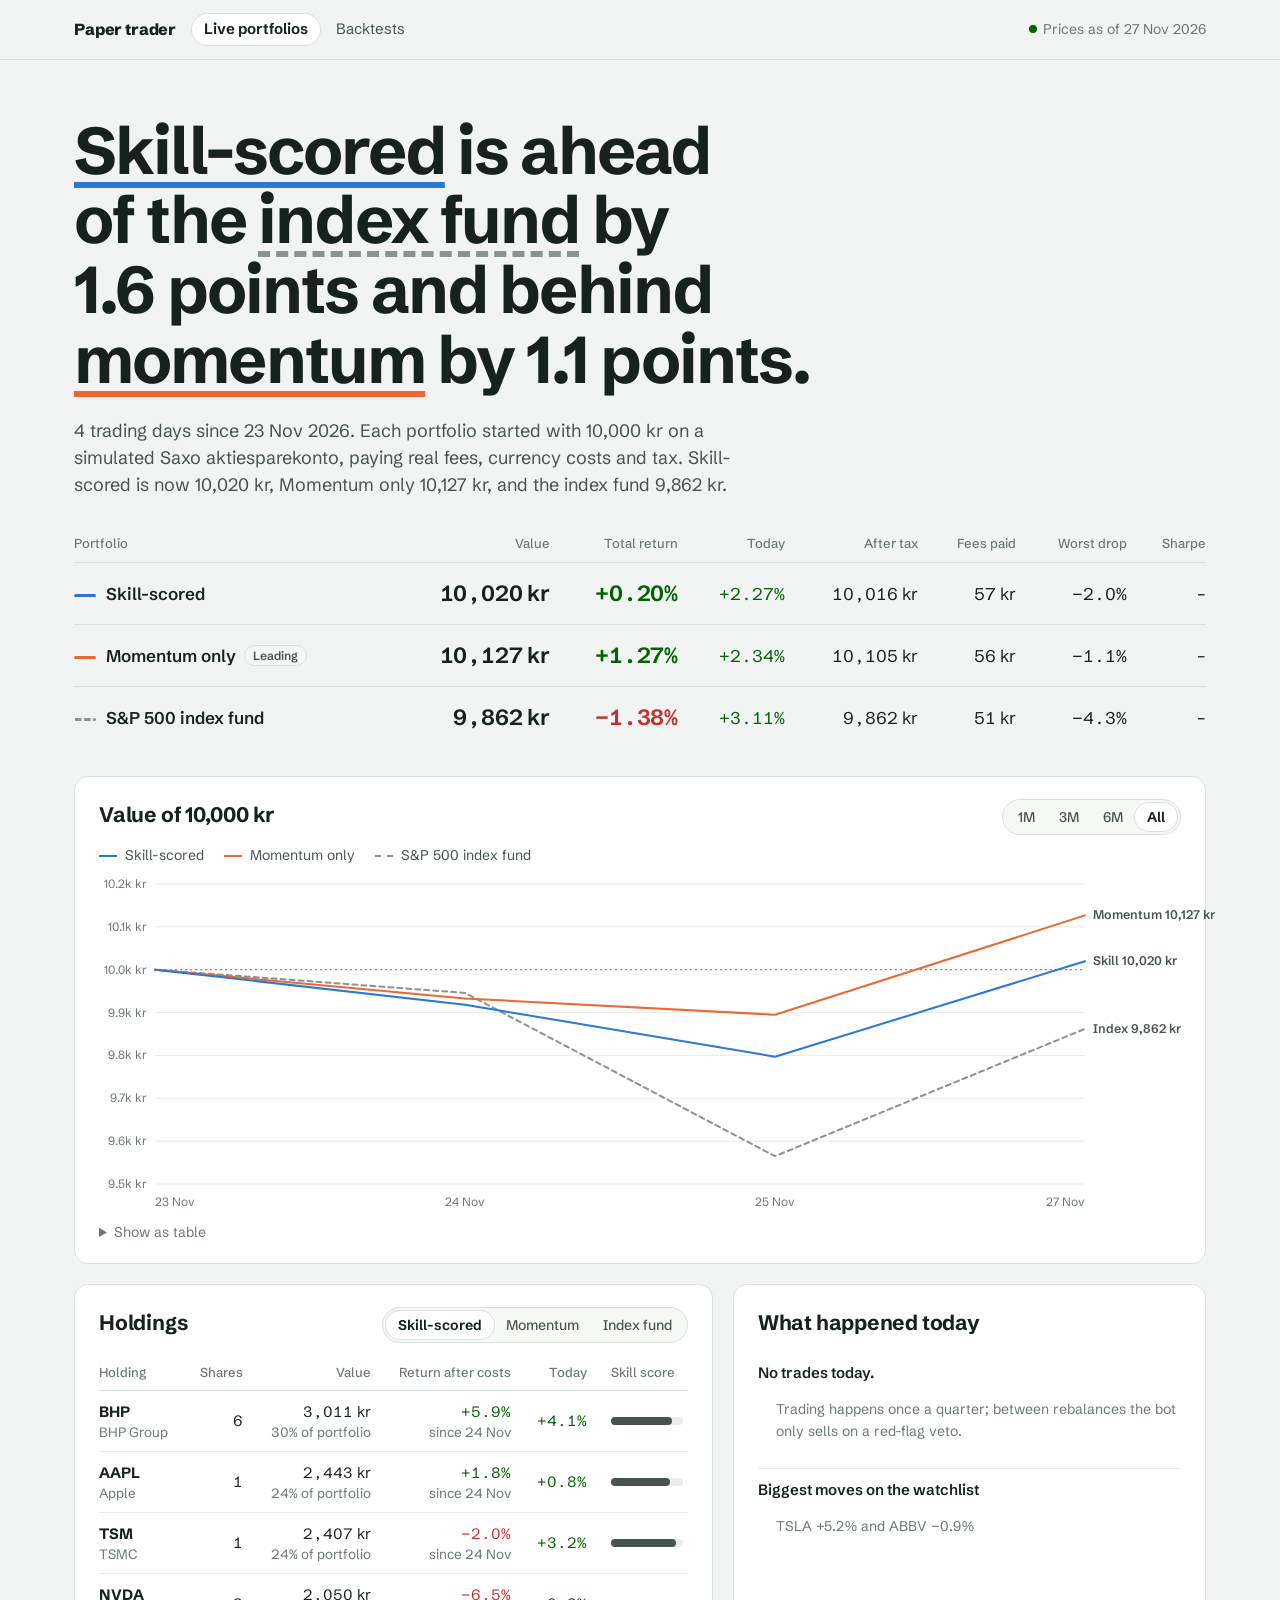
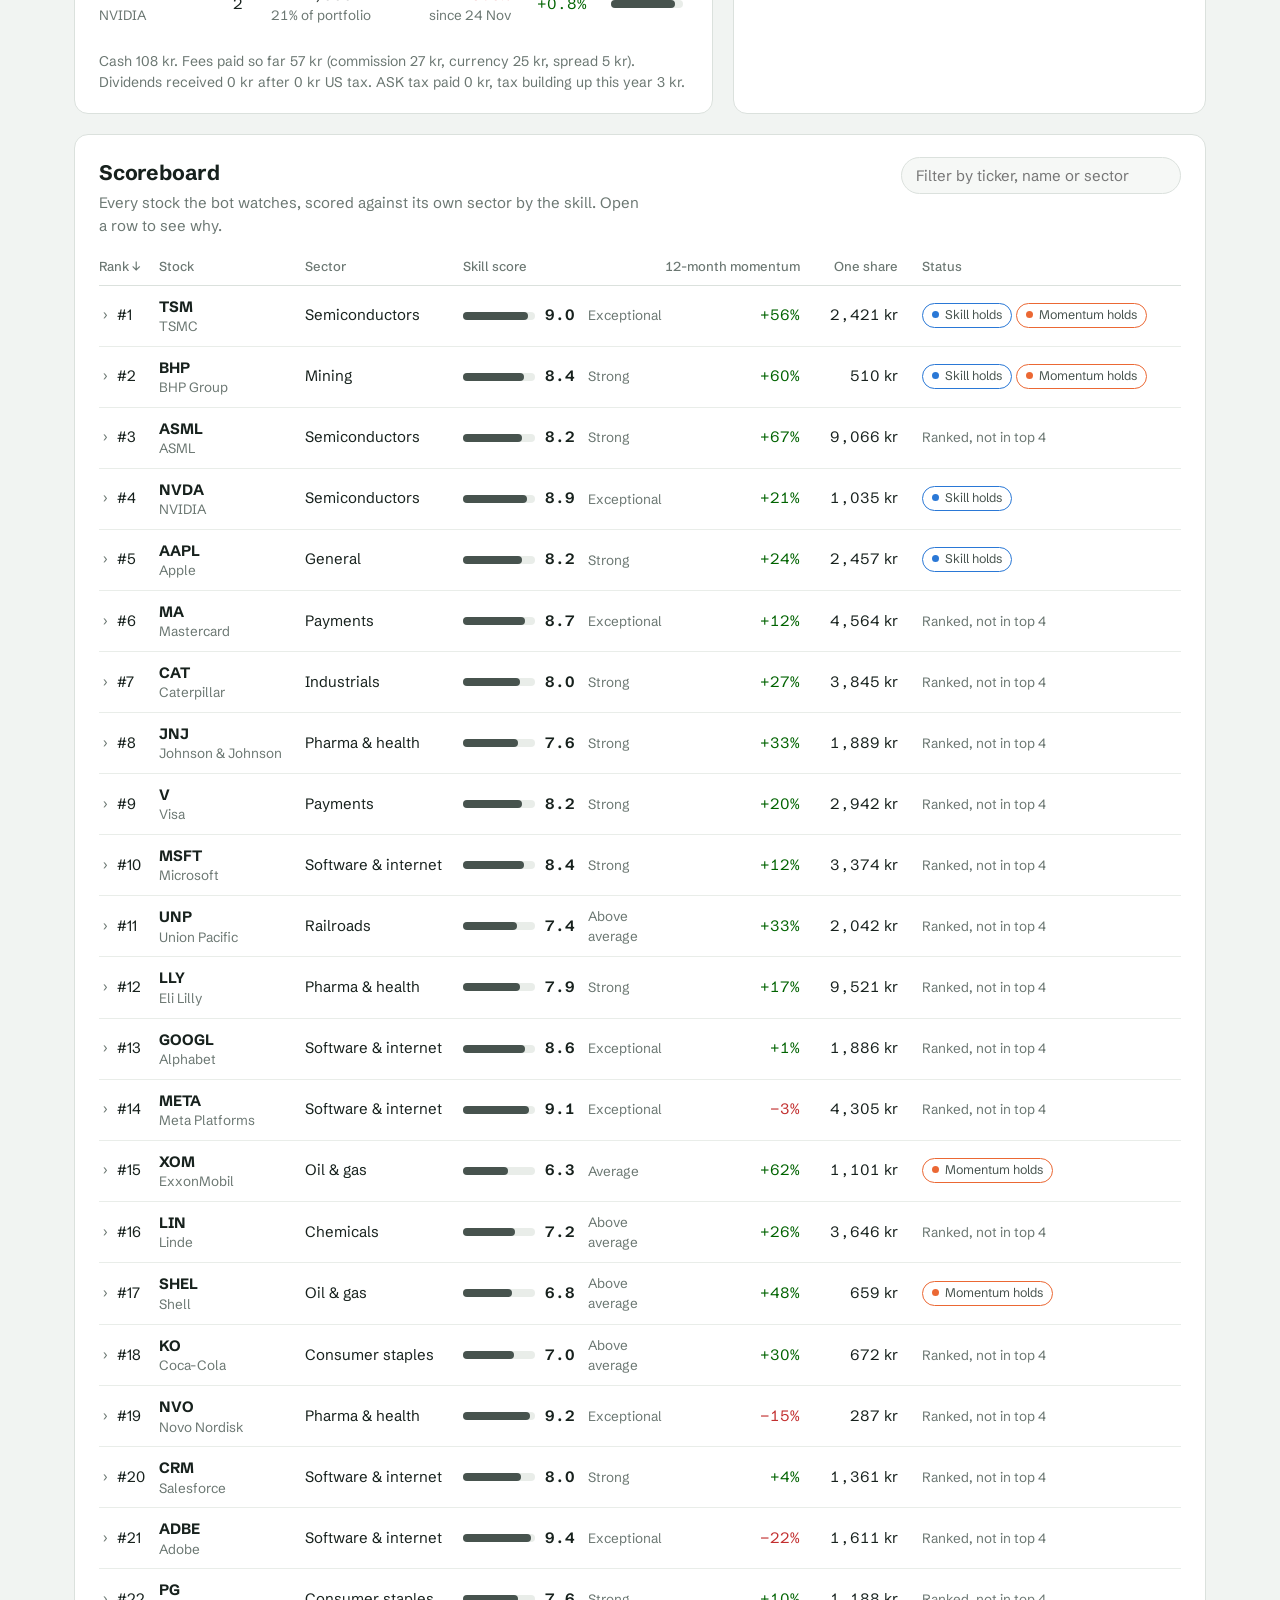
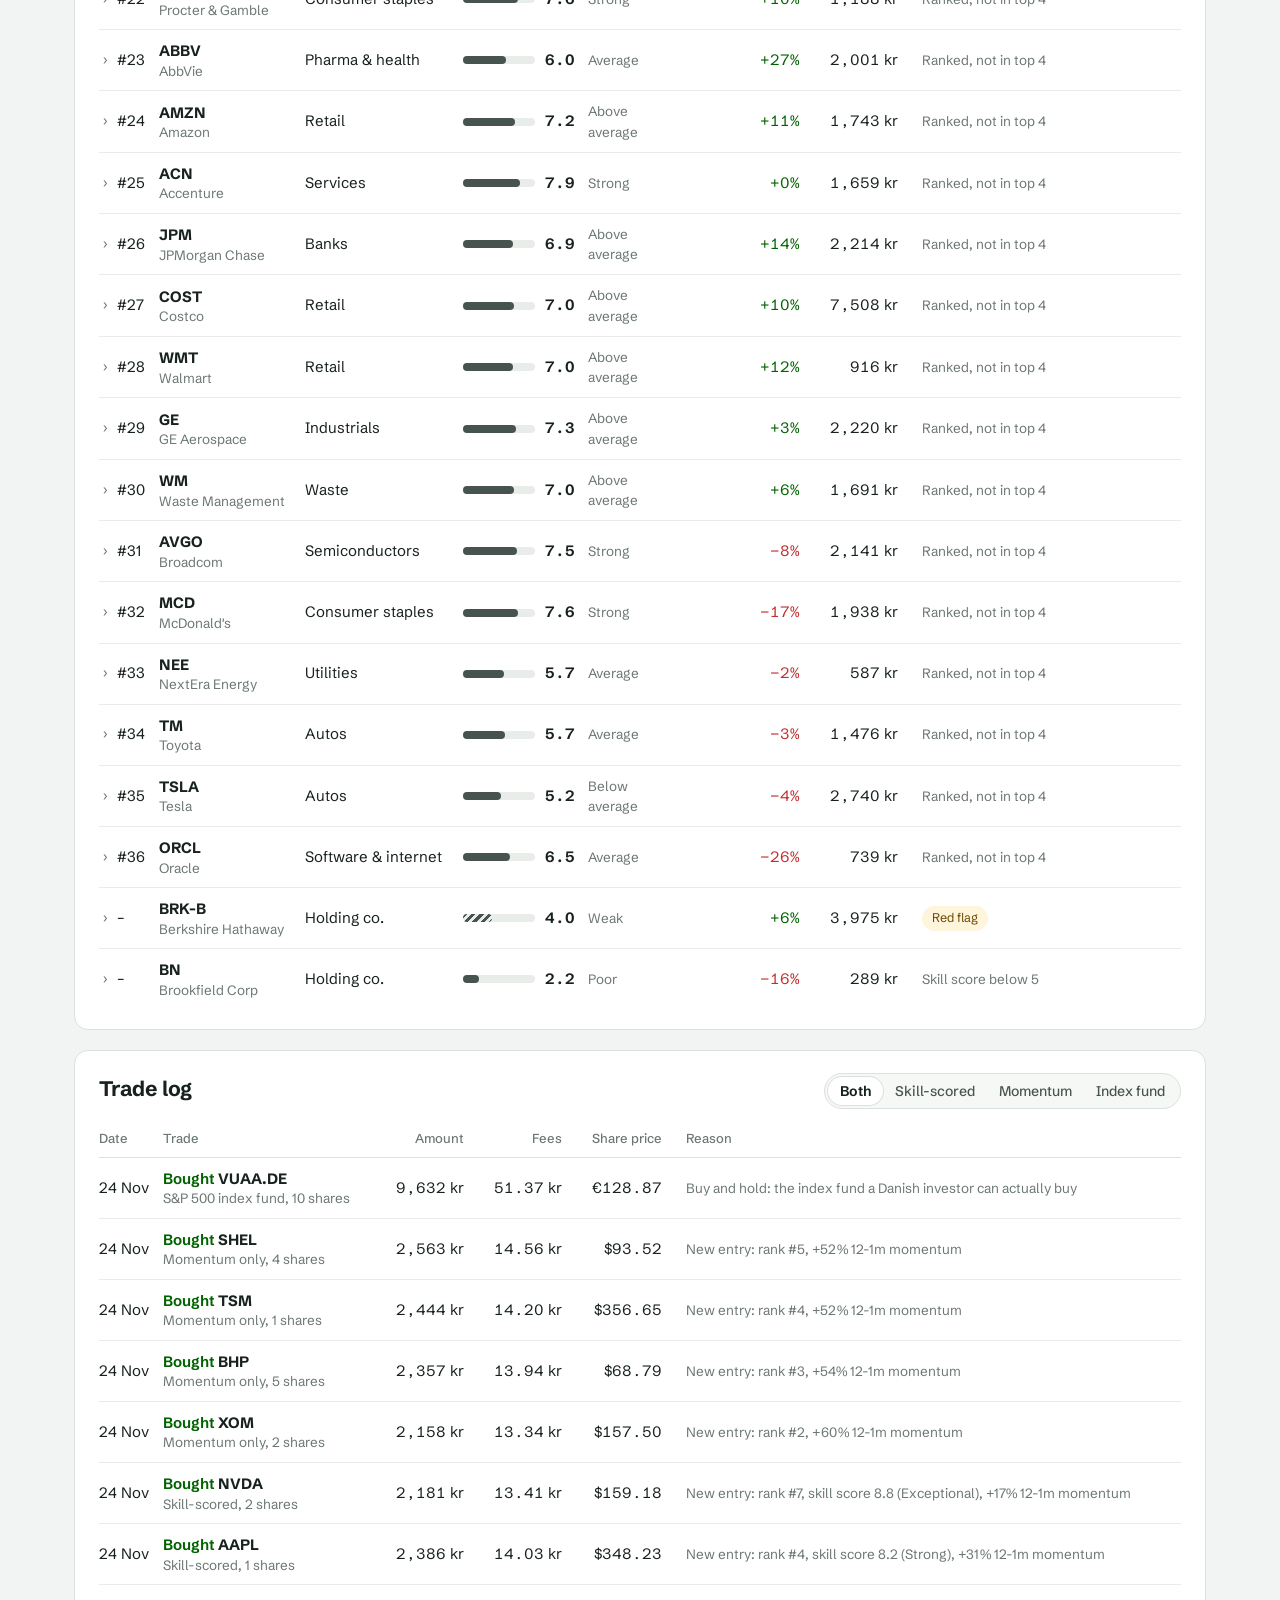
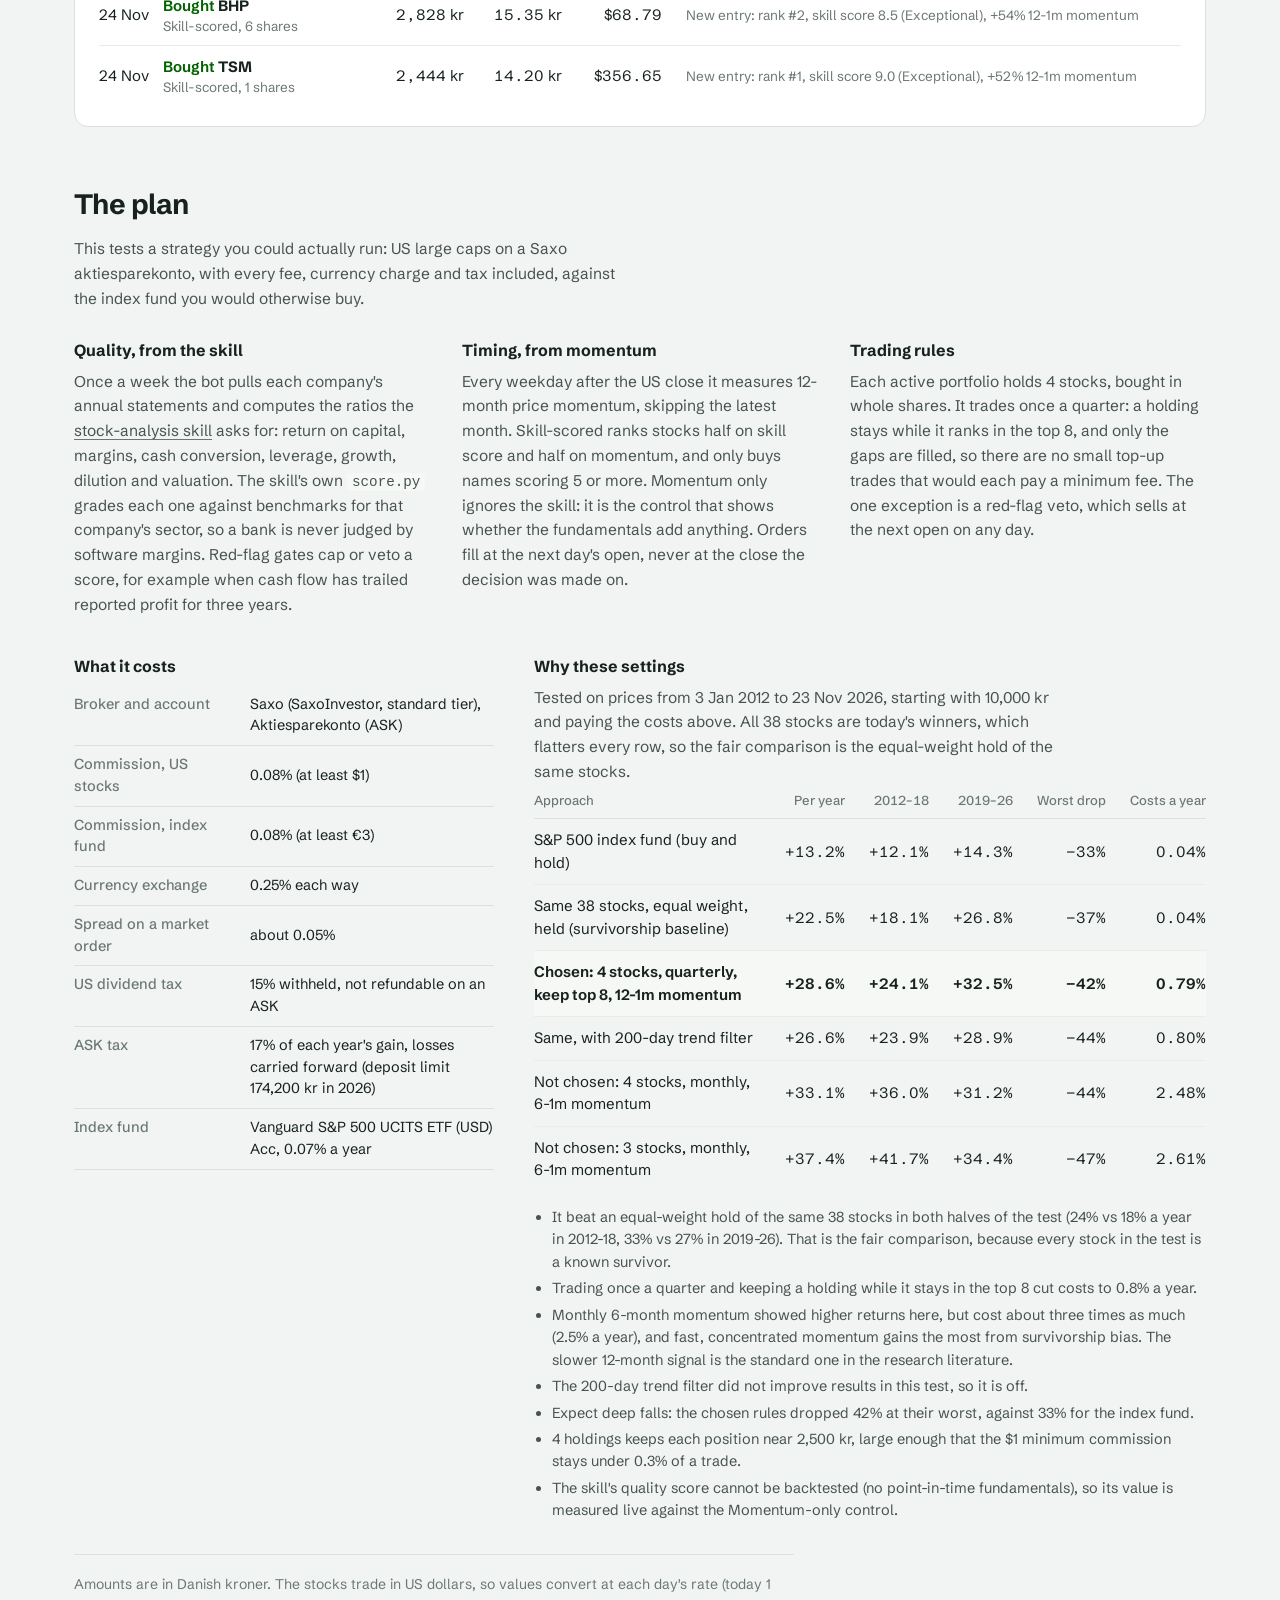
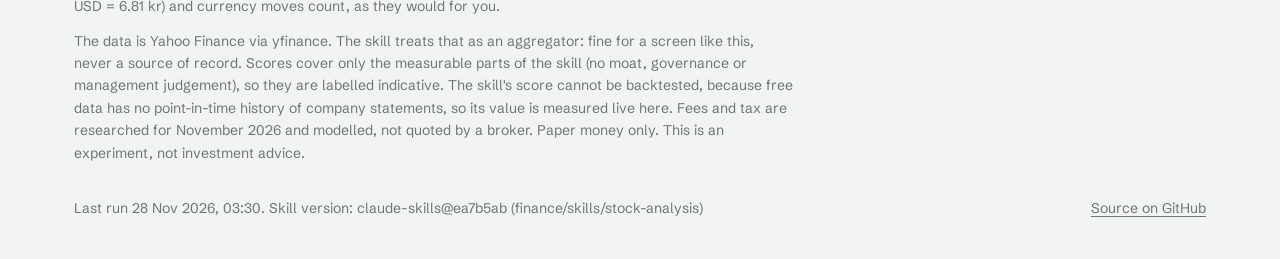
<file: index.html>
<!DOCTYPE html>
<html lang="en">
<head>
<meta charset="utf-8">
<title>Paper trader</title>
<meta http-equiv="refresh" content="0; url=docs/">
<link rel="canonical" href="docs/">
<script>location.replace("docs/" + location.search + location.hash);</script>
</head>
<body>
<p>The dashboard is at <a href="docs/">docs/</a>.</p>
</body>
</html>
</file>
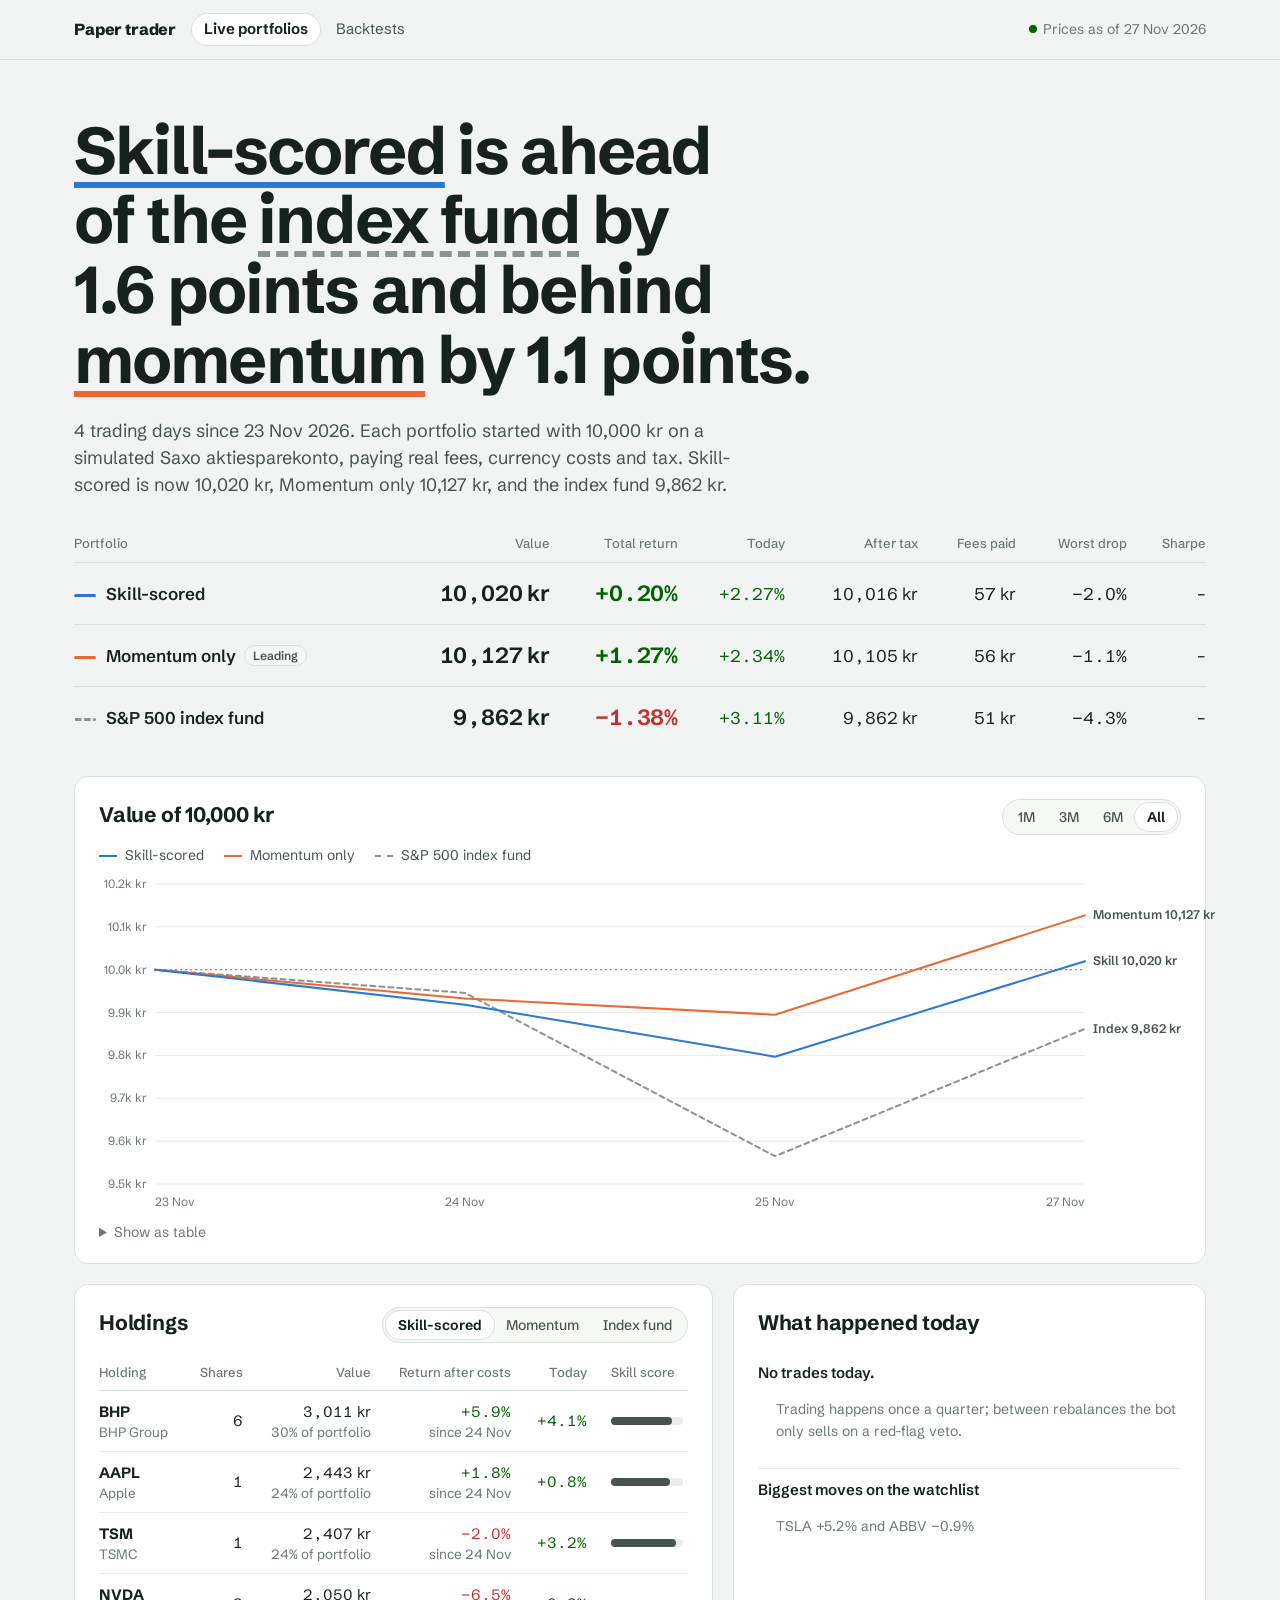
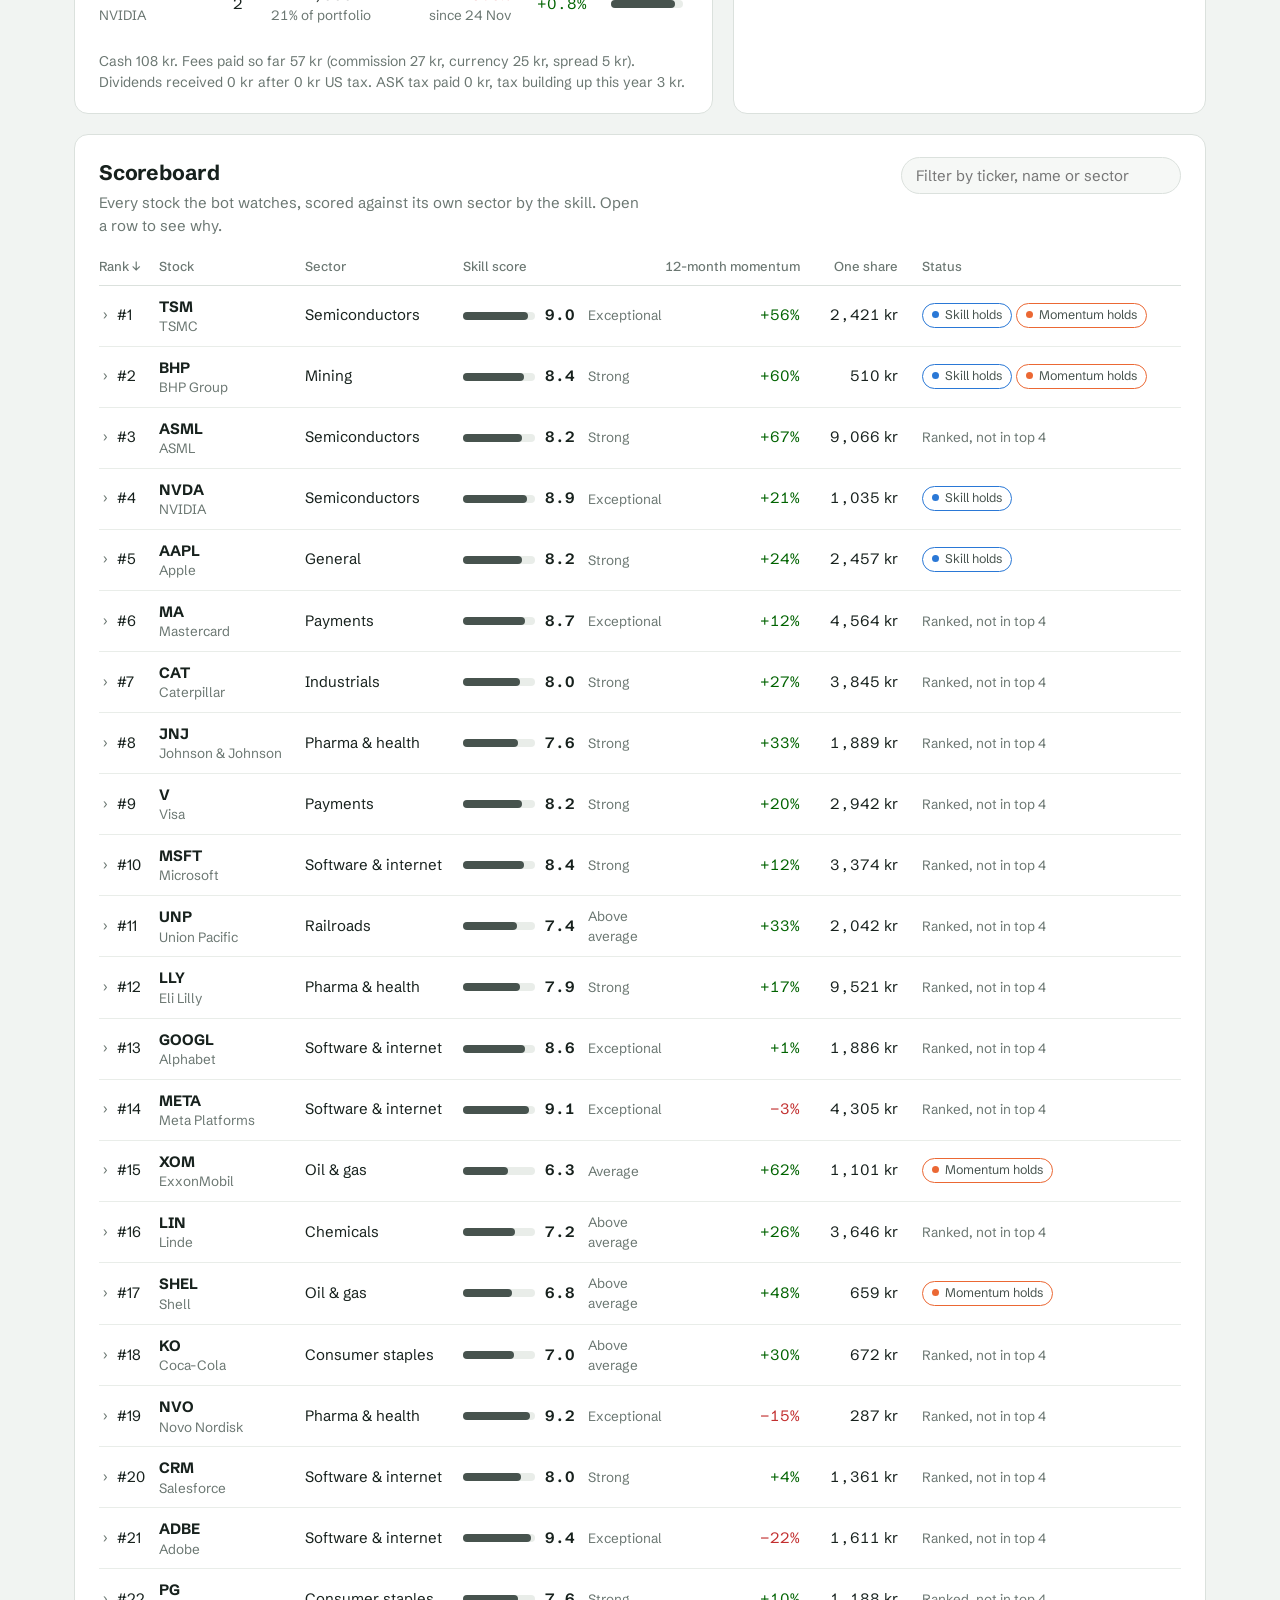
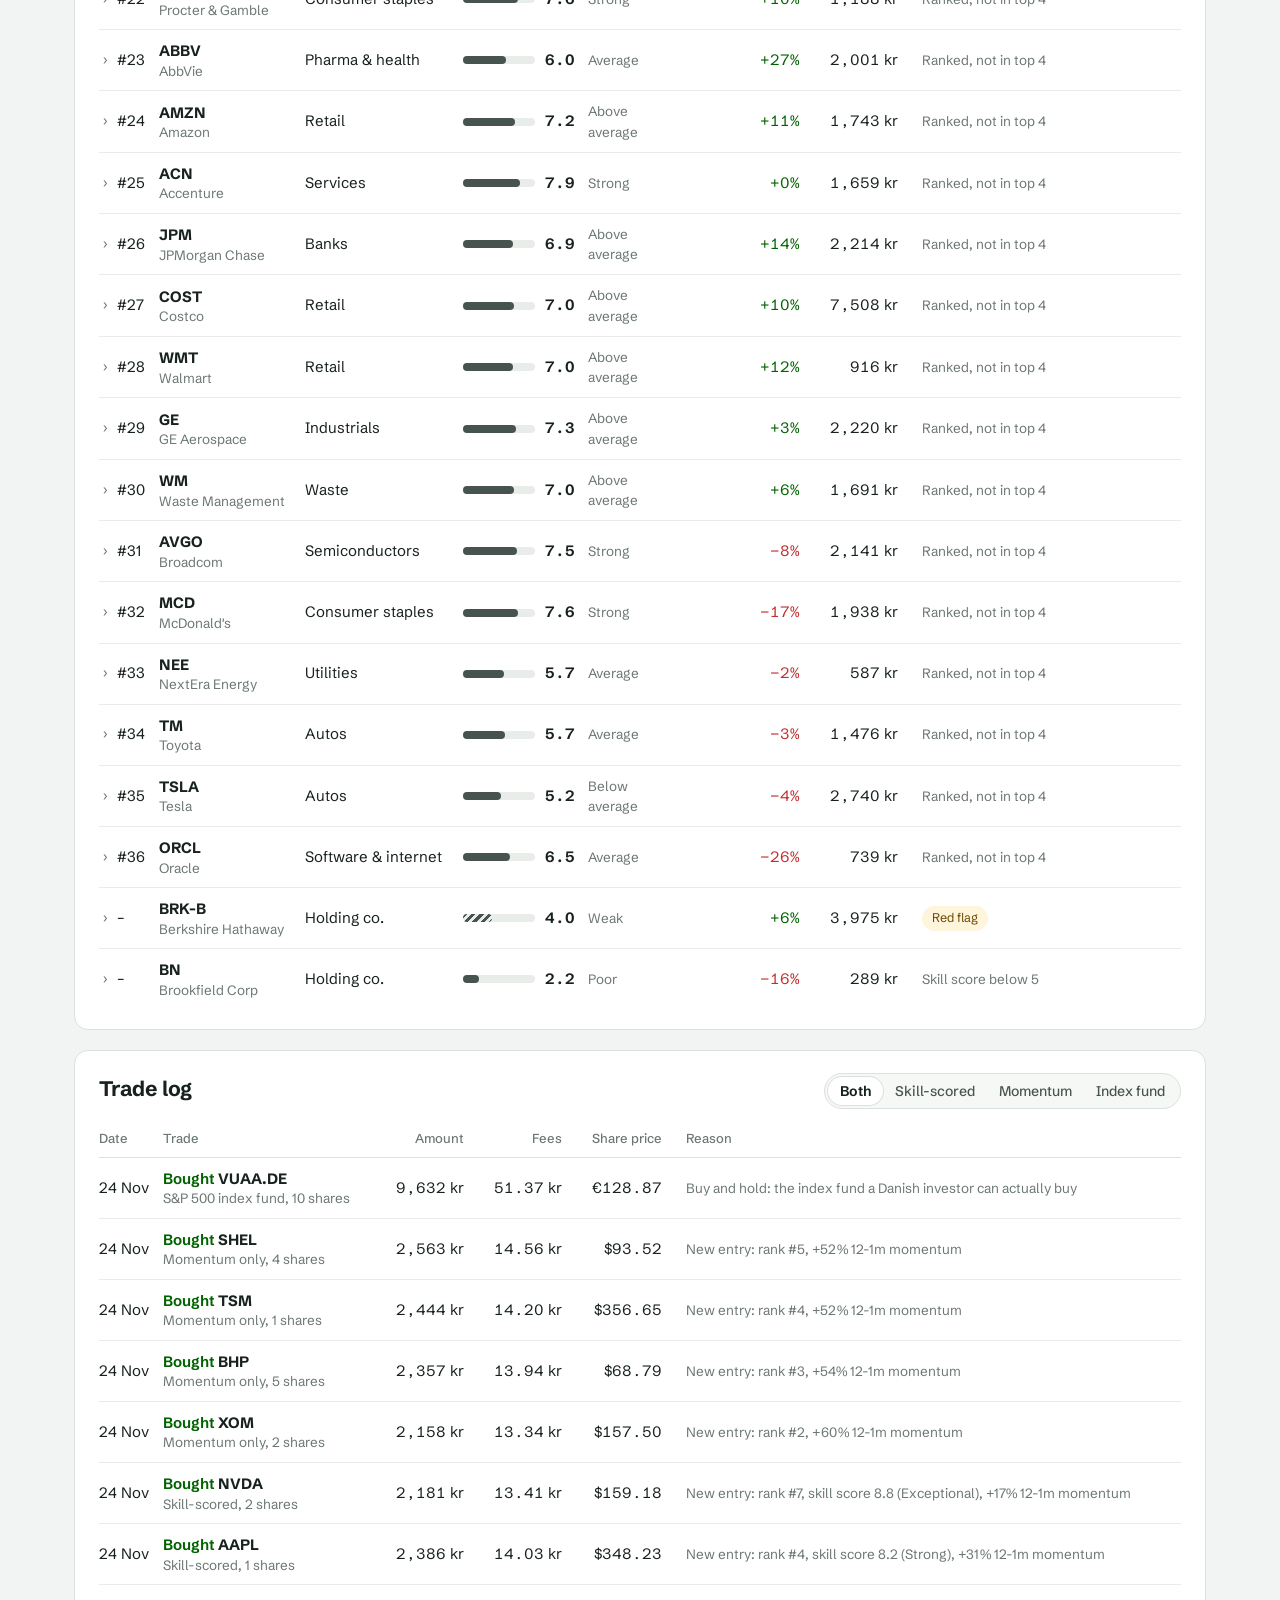
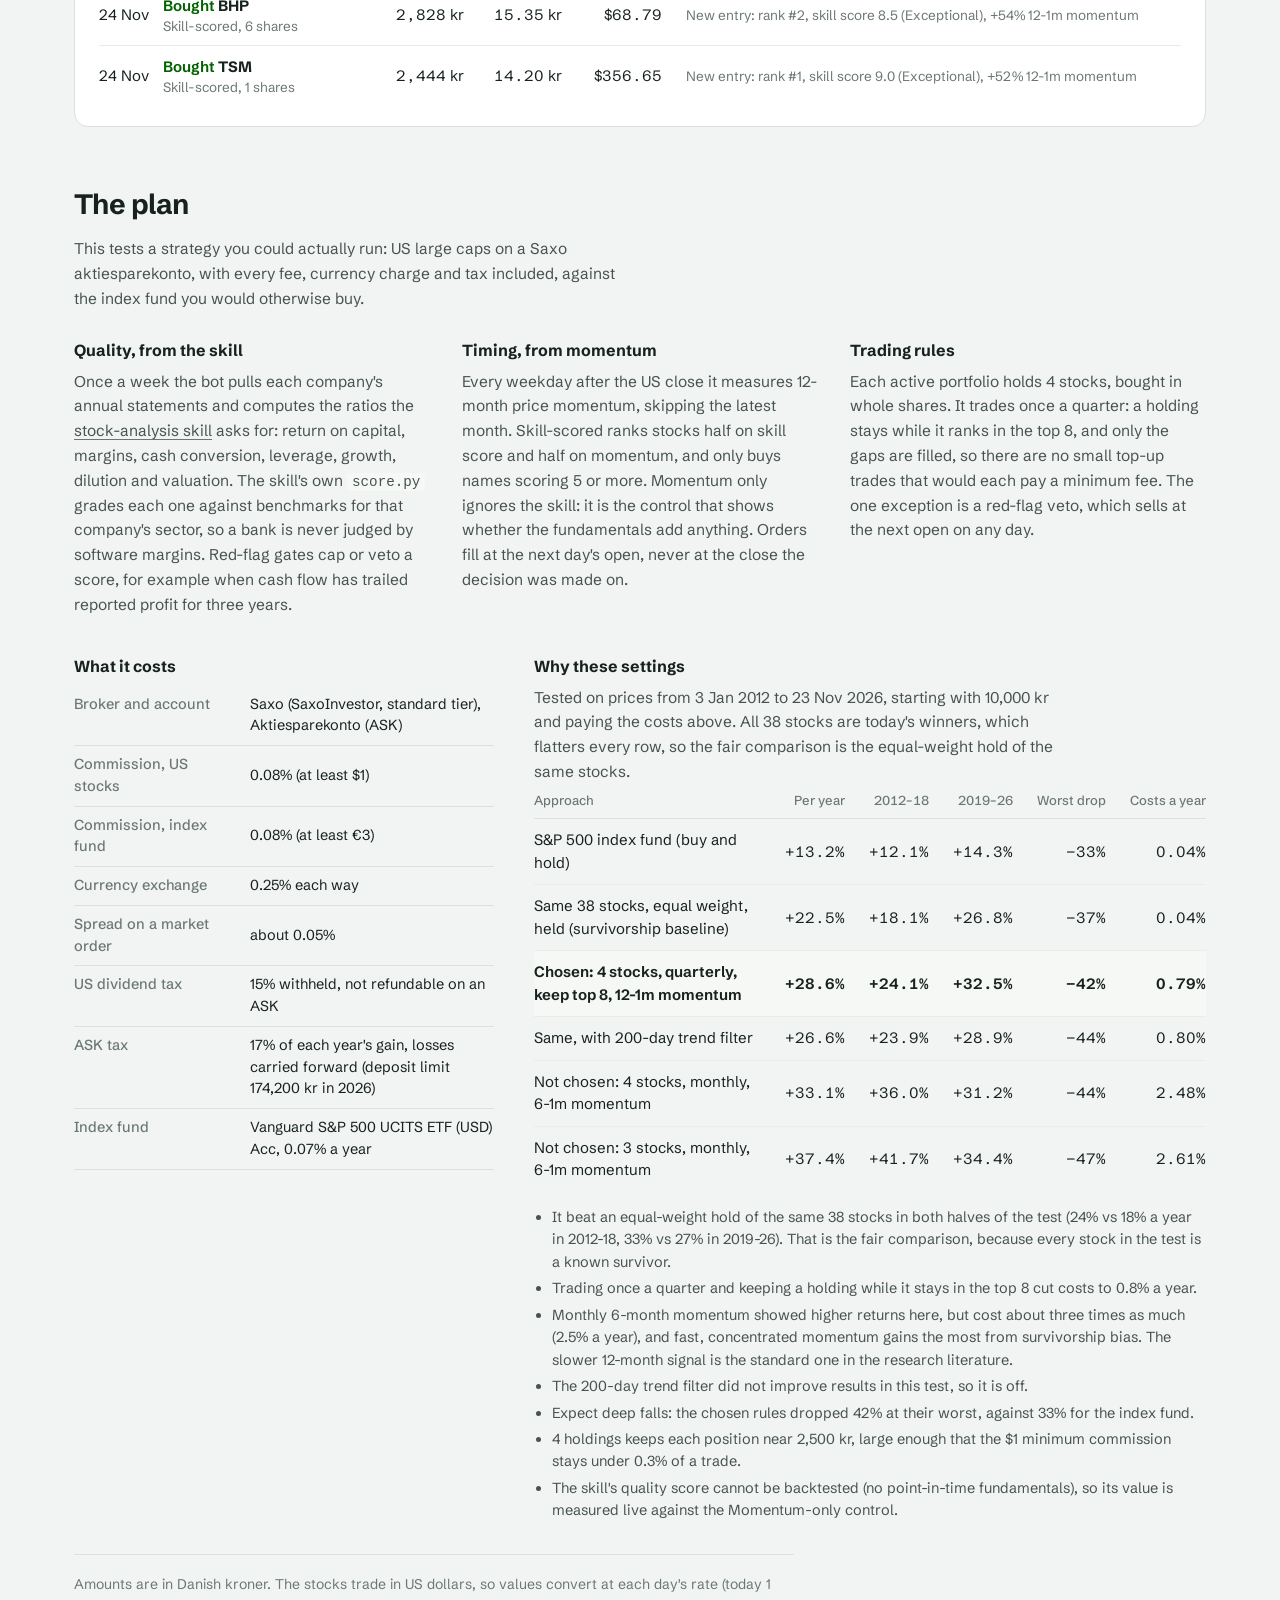
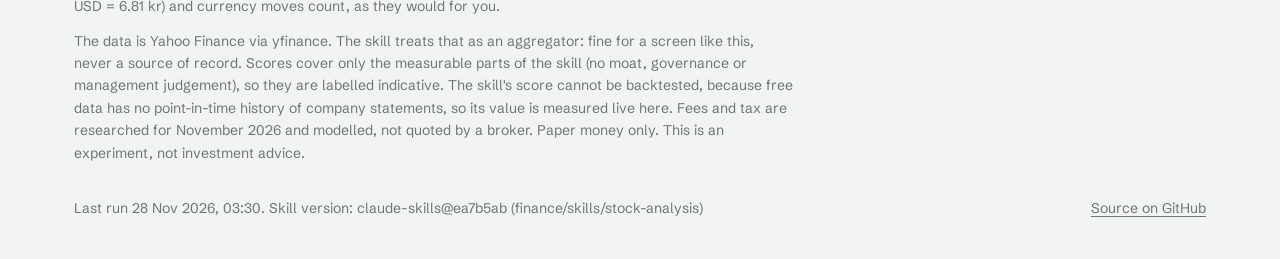
<file: docs/index.html>
<!DOCTYPE html>
<html lang="en">
<head>
<meta charset="utf-8">
<meta name="viewport" content="width=device-width, initial-scale=1">
<title>Paper trader: skill-scored vs momentum vs S&amp;P 500</title>
<meta name="description" content="A daily paper-trading experiment: does the stock-analysis skill's fundamental scoring beat plain momentum and the S&P 500?">
<link rel="preconnect" href="https://fonts.googleapis.com">
<link rel="preconnect" href="https://fonts.gstatic.com" crossorigin>
<link href="https://fonts.googleapis.com/css2?family=Schibsted+Grotesk:ital,wght@0,400..900;1,400..700&display=swap" rel="stylesheet">
<link rel="stylesheet" href="style.css?v=3">
<link rel="icon" href="data:image/svg+xml,%3Csvg xmlns='http://www.w3.org/2000/svg' viewBox='0 0 32 32'%3E%3Crect width='32' height='32' rx='7' fill='%2317211d'/%3E%3Cpath d='M6 22l6-7 5 4 9-11' stroke='%233987e5' stroke-width='3.2' fill='none' stroke-linecap='round' stroke-linejoin='round'/%3E%3C/svg%3E">
</head>
<body>
<a class="skip" href="#main">Skip to content</a>

<header class="topbar">
  <div class="wrap topbar-inner">
    <span class="wordmark">Paper trader</span>
    <nav class="tabs" aria-label="Pages">
      <a href="./" aria-current="page">Live portfolios</a>
      <a href="research.html">Backtests</a>
    </nav>
    <span class="stamp" id="stamp">Loading…</span>
  </div>
</header>

<main id="main" class="wrap">
  <div id="banner" class="banner" hidden></div>

  <section class="hero" aria-labelledby="verdict">
    <h1 id="verdict" class="verdict">Waiting for the first trading day.</h1>
    <p class="lede" id="lede">Three portfolios start with 10,000 kr each on a simulated Saxo aktiesparekonto. One picks stocks with the stock-analysis skill's fundamental scores plus momentum, one uses momentum alone, and one just holds an S&amp;P 500 index fund.</p>
  </section>

  <section aria-label="Portfolio comparison" class="race">
    <table class="race-table" id="race">
      <thead>
        <tr>
          <th scope="col">Portfolio</th>
          <th scope="col" class="num">Value</th>
          <th scope="col" class="num">Total return</th>
          <th scope="col" class="num">Today</th>
          <th scope="col" class="num hide-sm" title="Value minus the 17% ASK tax building up on this year's gain">After tax</th>
          <th scope="col" class="num hide-sm">Fees paid</th>
          <th scope="col" class="num hide-sm">Worst drop</th>
          <th scope="col" class="num hide-sm" title="Return per unit of risk, annualised. Needs 20+ days.">Sharpe</th>
        </tr>
      </thead>
      <tbody></tbody>
    </table>
  </section>

  <section class="panel chart-panel" aria-labelledby="chart-title">
    <div class="panel-head">
      <h2 id="chart-title">Value over time</h2>
      <div class="seg" role="group" aria-label="Time range" id="ranges">
        <button type="button" data-range="21">1M</button>
        <button type="button" data-range="63">3M</button>
        <button type="button" data-range="126">6M</button>
        <button type="button" data-range="0" aria-pressed="true">All</button>
      </div>
    </div>
    <div class="legend" id="legend"></div>
    <div class="chart" id="chart" role="img" aria-label="Portfolio value over time"></div>
    <div class="tooltip" id="tip" role="status" aria-live="polite" hidden></div>
    <details class="table-view">
      <summary>Show as table</summary>
      <div class="scroll"><table id="equity-table"></table></div>
    </details>
  </section>

  <div class="split">
    <section class="panel" aria-labelledby="hold-title">
      <div class="panel-head">
        <h2 id="hold-title">Holdings</h2>
        <div class="seg" role="group" aria-label="Portfolio" id="hold-tabs">
          <button type="button" data-sid="skill" aria-pressed="true">Skill-scored</button>
          <button type="button" data-sid="momentum">Momentum</button>
          <button type="button" data-sid="index">Index fund</button>
        </div>
      </div>
      <div class="scroll"><table class="grid" id="holdings"></table></div>
      <div id="pending" class="pending"></div>
      <p class="foot" id="cash-line"></p>
    </section>

    <section class="panel" aria-labelledby="today-title">
      <div class="panel-head"><h2 id="today-title">What happened today</h2></div>
      <ul class="events" id="today"></ul>
    </section>
  </div>

  <section class="panel" aria-labelledby="board-title">
    <div class="panel-head">
      <div>
        <h2 id="board-title">Scoreboard</h2>
        <p class="sub">Every stock the bot watches, scored against its own sector by the skill. Open a row to see why.</p>
      </div>
      <label class="search"><span class="vh">Filter stocks</span>
        <input type="search" id="filter" placeholder="Filter by ticker, name or sector">
      </label>
    </div>
    <div class="scroll"><table class="grid board" id="board"></table></div>
  </section>

  <section class="panel" aria-labelledby="log-title">
    <div class="panel-head">
      <h2 id="log-title">Trade log</h2>
      <div class="seg" role="group" aria-label="Show trades for" id="log-tabs">
        <button type="button" data-sid="all" aria-pressed="true">Both</button>
        <button type="button" data-sid="Skill-scored">Skill-scored</button>
        <button type="button" data-sid="Momentum only">Momentum</button>
        <button type="button" data-sid="S&amp;P 500 index fund">Index fund</button>
      </div>
    </div>
    <div class="scroll"><table class="grid" id="log"></table></div>
    <button type="button" class="more" id="log-more" hidden>Show more trades</button>
  </section>

  <section class="method" aria-labelledby="how-title">
    <h2 id="how-title">The plan</h2>
    <p class="plan-lede">This tests a strategy you could actually run: US large caps on a Saxo aktiesparekonto, with every fee, currency charge and tax included, against the index fund you would otherwise buy.</p>
    <div class="method-cols">
      <div>
        <h3>Quality, from the skill</h3>
        <p>Once a week the bot pulls each company's annual statements and computes the ratios the <a id="skill-link" href="https://github.com/alirezarezvani/claude-skills/tree/main/finance/skills/stock-analysis">stock-analysis skill</a> asks for: return on capital, margins, cash conversion, leverage, growth, dilution and valuation. The skill's own <code>score.py</code> grades each one against benchmarks for that company's sector, so a bank is never judged by software margins. Red-flag gates cap or veto a score, for example when cash flow has trailed reported profit for three years.</p>
      </div>
      <div>
        <h3>Timing, from momentum</h3>
        <p>Every weekday after the US close it measures 12-month price momentum, skipping the latest month. Skill-scored ranks stocks half on skill score and half on momentum, and only buys names scoring 5 or more. Momentum only ignores the skill: it is the control that shows whether the fundamentals add anything. Orders fill at the next day's open, never at the close the decision was made on.</p>
      </div>
      <div>
        <h3>Trading rules</h3>
        <p id="rules"></p>
      </div>
    </div>

    <div class="plan-grid">
      <div>
        <h3>What it costs</h3>
        <table class="kv" id="cost-table"></table>
      </div>
      <div id="research" hidden>
        <h3>Why these settings</h3>
        <p class="sub" id="research-intro"></p>
        <div class="scroll"><table class="grid research" id="research-table"></table></div>
        <ul class="why" id="research-why"></ul>
      </div>
    </div>

    <p class="caveat" id="fx-note" hidden></p>
    <p class="caveat">The data is Yahoo Finance via yfinance. The skill treats that as an aggregator: fine for a screen like this, never a source of record. Scores cover only the measurable parts of the skill (no moat, governance or management judgement), so they are labelled indicative. The skill's score cannot be backtested, because free data has no point-in-time history of company statements, so its value is measured live here. Fees and tax are researched for November 2026 and modelled, not quoted by a broker. Paper money only. This is an experiment, not investment advice.</p>
  </section>
</main>

<footer class="wrap footer">
  <span id="gen"></span>
  <a href="https://github.com/gustavwrisberg/stock-trader">Source on GitHub</a>
</footer>

<script src="app.js?v=3"></script>
</body>
</html>
</file>
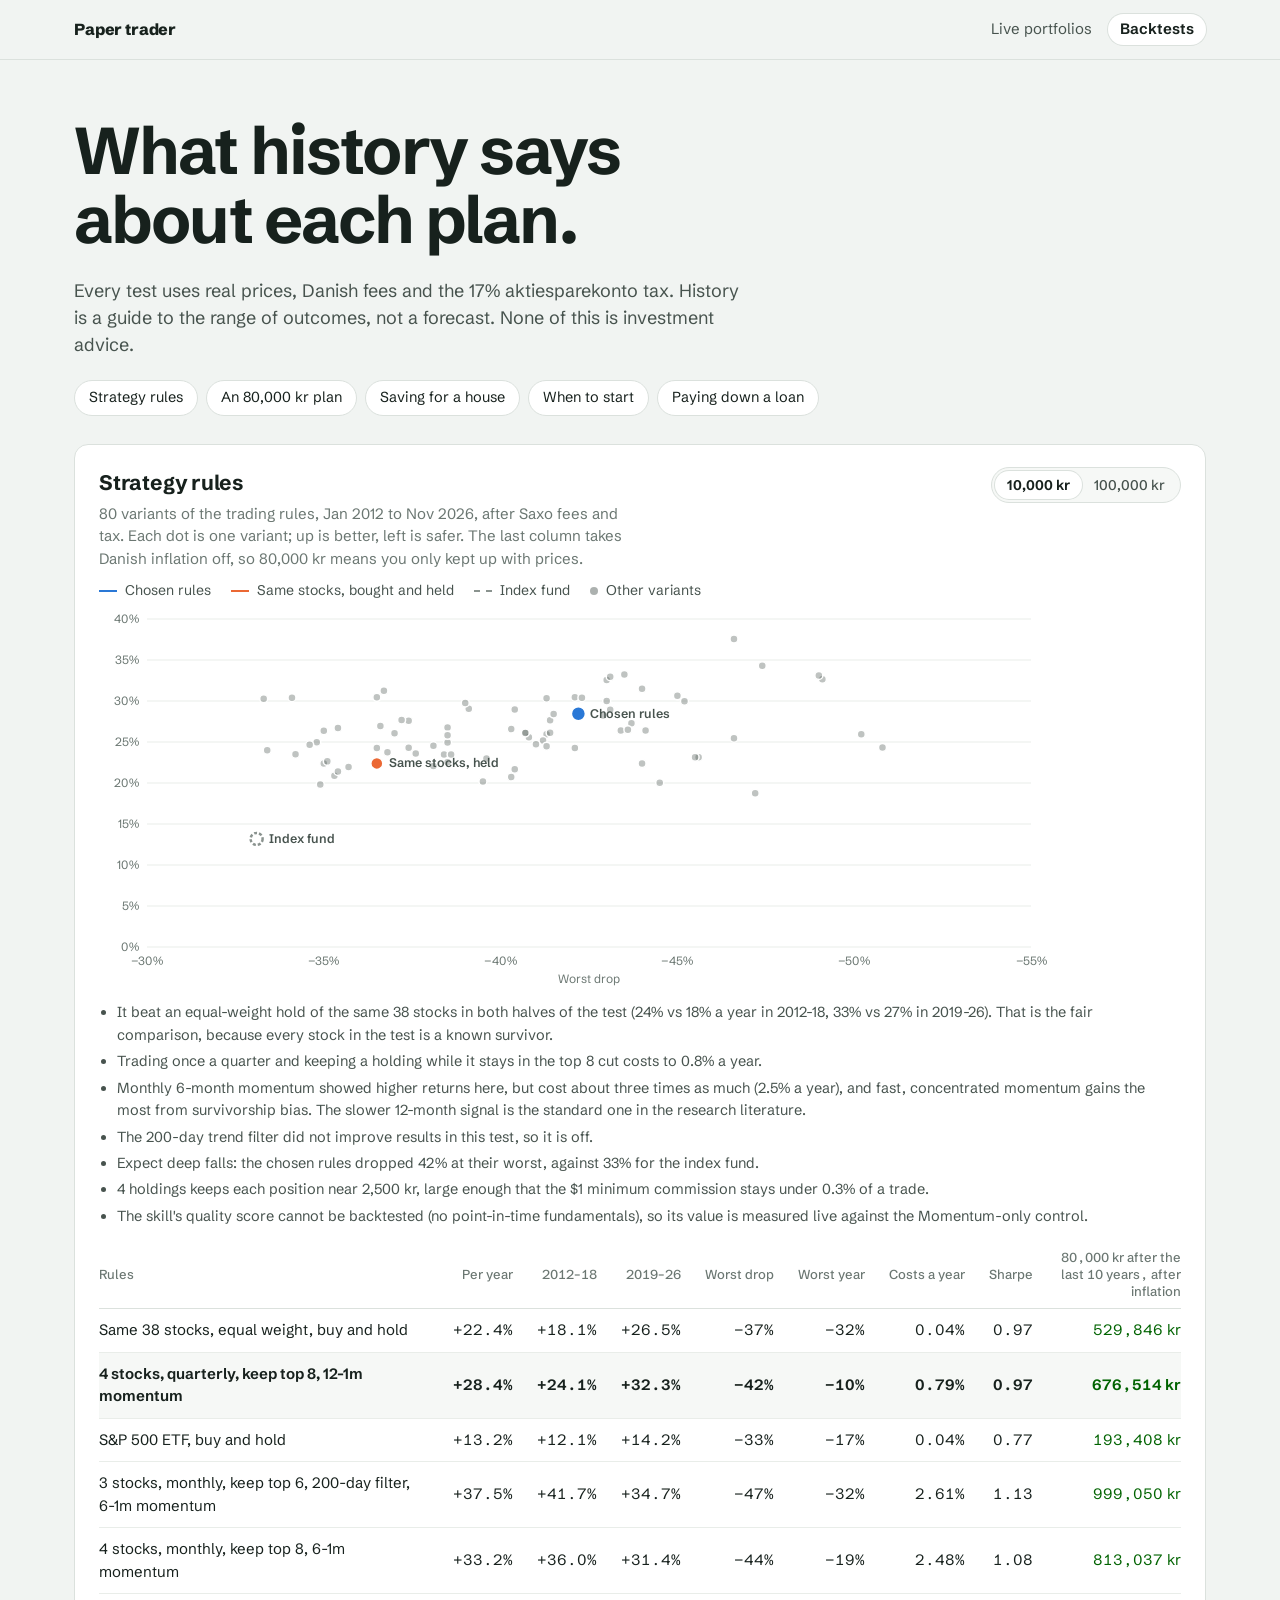
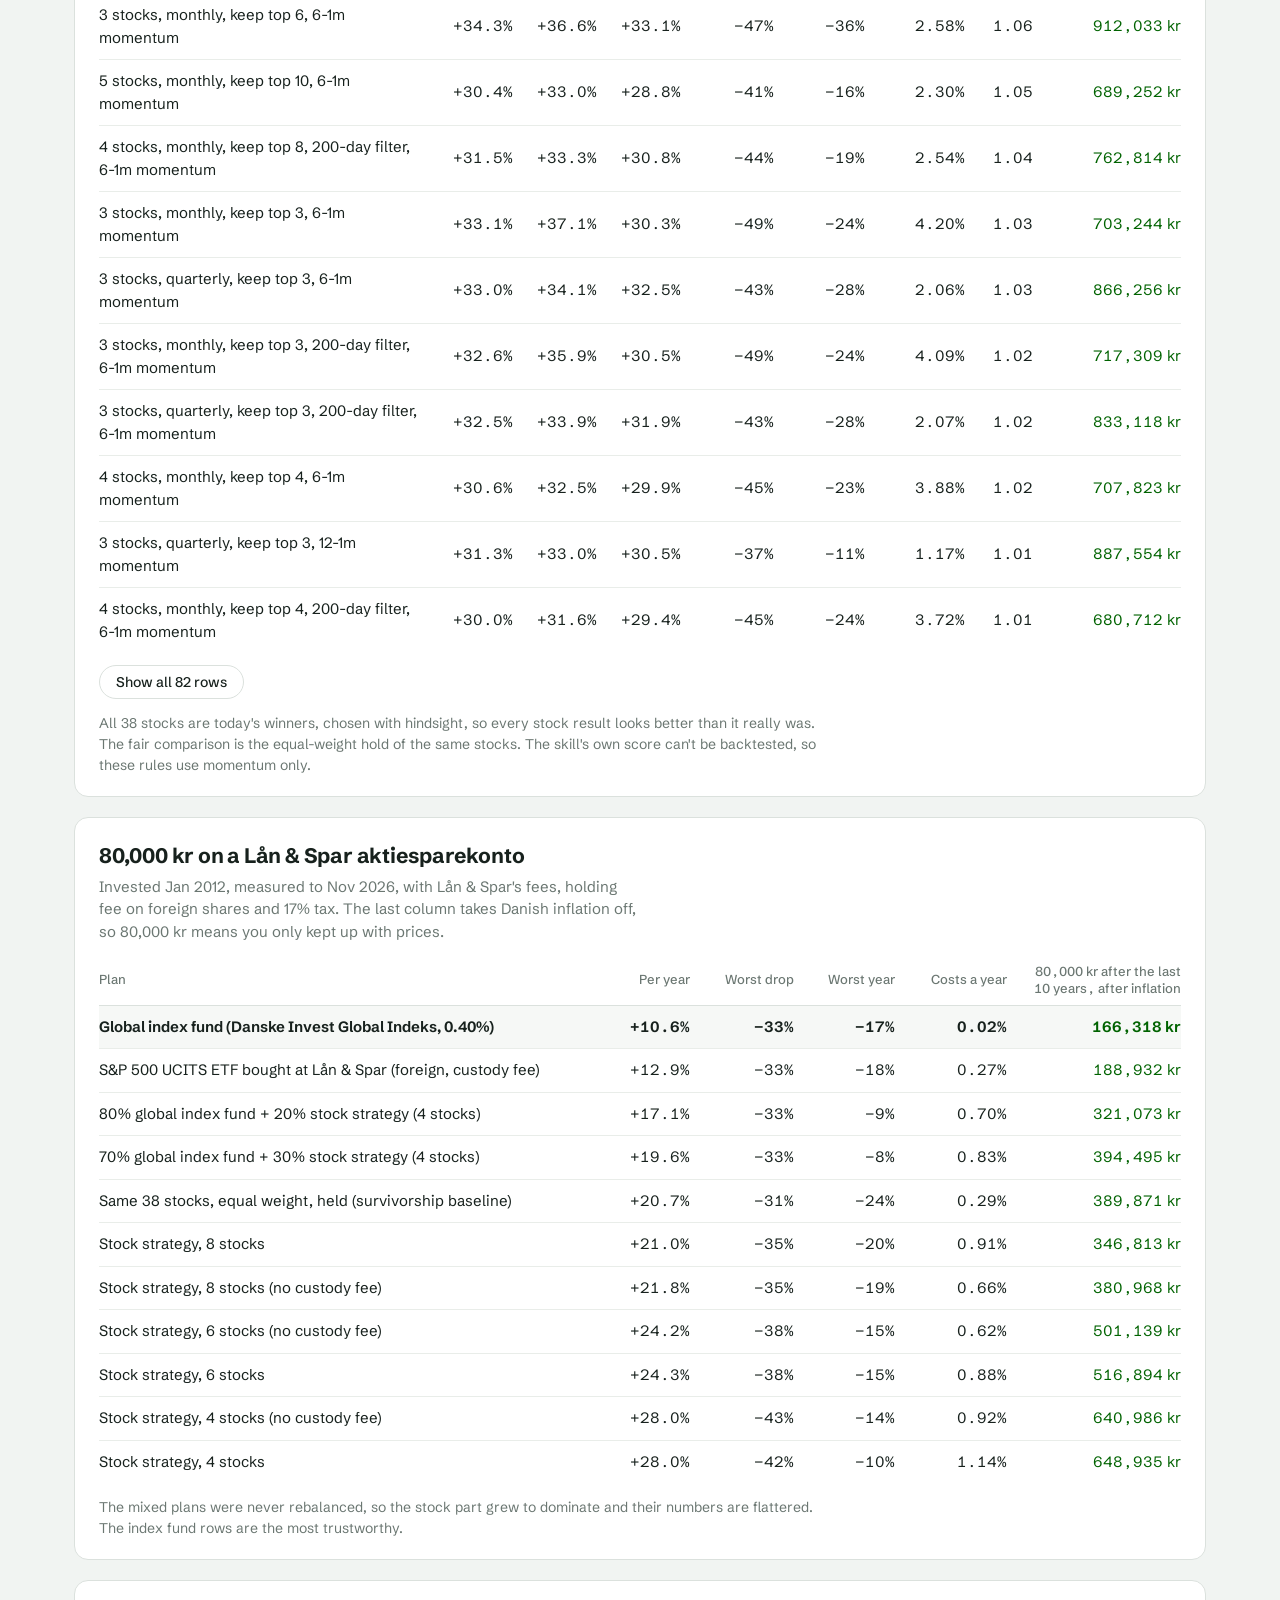
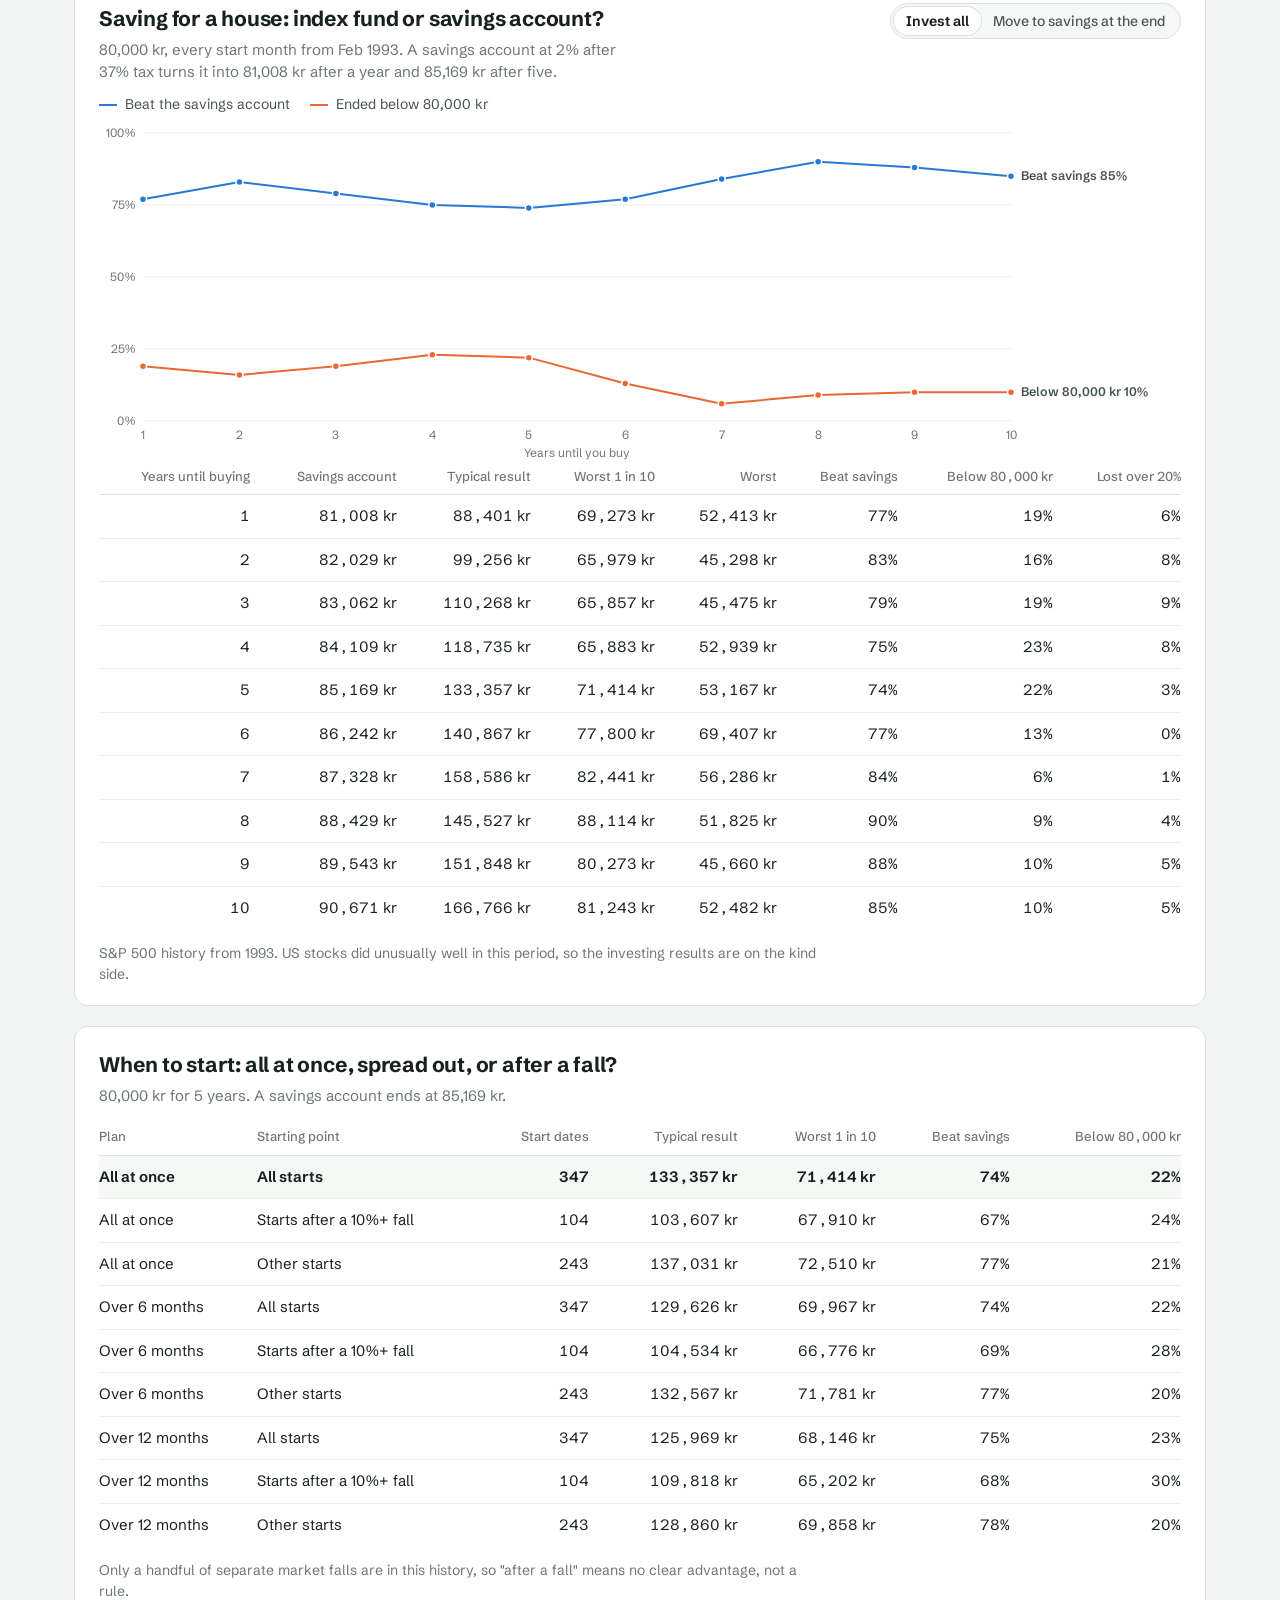
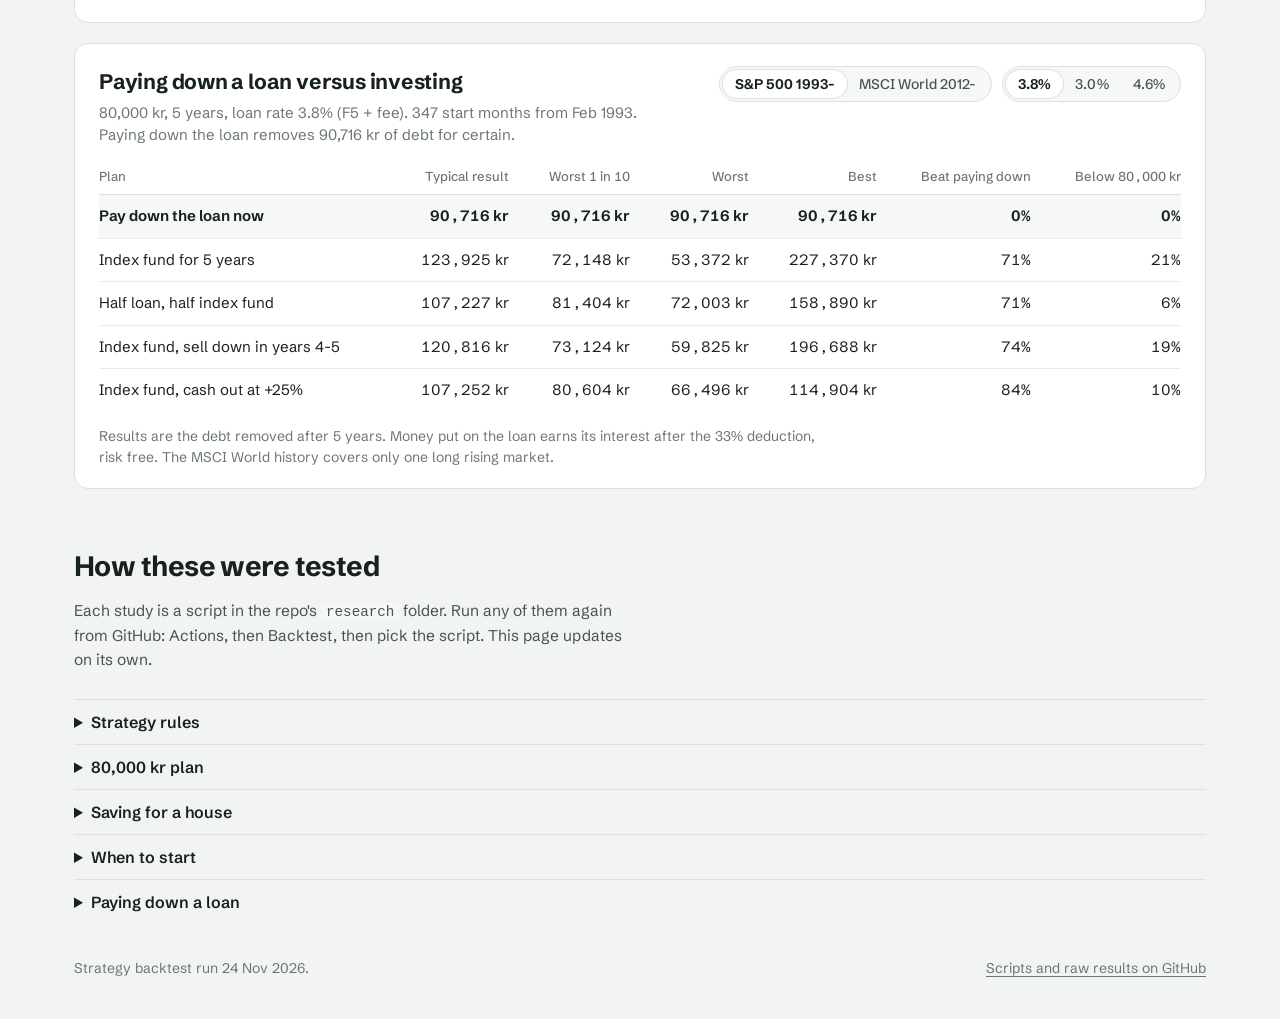
<file: docs/research.html>
<!DOCTYPE html>
<html lang="en">
<head>
<meta charset="utf-8">
<meta name="viewport" content="width=device-width, initial-scale=1">
<title>Backtests: what history says about the plans</title>
<meta name="description" content="Backtests behind the paper trader: strategy rules, an 80,000 kr plan, and when investing for a house beats saving.">
<link rel="preconnect" href="https://fonts.googleapis.com">
<link rel="preconnect" href="https://fonts.gstatic.com" crossorigin>
<link href="https://fonts.googleapis.com/css2?family=Schibsted+Grotesk:ital,wght@0,400..900;1,400..700&display=swap" rel="stylesheet">
<link rel="stylesheet" href="style.css?v=5">
<link rel="icon" href="data:image/svg+xml,%3Csvg xmlns='http://www.w3.org/2000/svg' viewBox='0 0 32 32'%3E%3Crect width='32' height='32' rx='7' fill='%2317211d'/%3E%3Cpath d='M6 22l6-7 5 4 9-11' stroke='%233987e5' stroke-width='3.2' fill='none' stroke-linecap='round' stroke-linejoin='round'/%3E%3C/svg%3E">
</head>
<body>
<a class="skip" href="#main">Skip to content</a>

<header class="topbar">
  <div class="wrap topbar-inner">
    <span class="wordmark">Paper trader</span>
    <nav class="tabs" aria-label="Pages">
      <a href="./">Live portfolios</a>
      <a href="research.html" aria-current="page">Backtests</a>
    </nav>
  </div>
</header>

<main id="main" class="wrap">
  <section class="hero">
    <h1 class="verdict">What history says about each plan.</h1>
    <p class="lede">Every test uses real prices, Danish fees and the 17% aktiesparekonto tax. History is a guide to the range of outcomes, not a forecast. None of this is investment advice.</p>
    <nav class="jump" aria-label="Sections">
      <a href="#rules">Strategy rules</a>
      <a href="#plan">An 80,000 kr plan</a>
      <a href="#horizon">Saving for a house</a>
      <a href="#timing">When to start</a>
      <a href="#loan">Paying down a loan</a>
    </nav>
  </section>

  <section class="panel" id="rules" aria-labelledby="rules-title">
    <div class="panel-head">
      <div>
        <h2 id="rules-title">Strategy rules</h2>
        <p class="sub" id="rules-sub"></p>
      </div>
      <div class="seg" role="group" aria-label="Starting amount" id="rules-cap">
        <button type="button" data-cap="10000" aria-pressed="true">10,000 kr</button>
        <button type="button" data-cap="100000">100,000 kr</button>
      </div>
    </div>
    <div class="legend" id="rules-legend"></div>
    <div class="chart scatter" id="rules-chart" role="img" aria-label="Return per year against worst drop for each rule variant"></div>
    <ul class="why" id="rules-why"></ul>
    <div class="scroll"><table class="grid" id="rules-table"></table></div>
    <button type="button" class="more" id="rules-more">Show all variants</button>
    <p class="caveat-inline">All 38 stocks are today's winners, chosen with hindsight, so every stock result looks better than it really was. The fair comparison is the equal-weight hold of the same stocks. The skill's own score can't be backtested, so these rules use momentum only.</p>
  </section>

  <section class="panel" id="plan" aria-labelledby="plan-title">
    <div class="panel-head"><div>
      <h2 id="plan-title">80,000 kr on a Lån &amp; Spar aktiesparekonto</h2>
      <p class="sub" id="plan-sub"></p>
    </div></div>
    <div class="scroll"><table class="grid" id="plan-table"></table></div>
    <p class="caveat-inline">The mixed plans were never rebalanced, so the stock part grew to dominate and their numbers are flattered. The index fund rows are the most trustworthy.</p>
  </section>

  <section class="panel" id="horizon" aria-labelledby="horizon-title">
    <div class="panel-head">
      <div>
        <h2 id="horizon-title">Saving for a house: index fund or savings account?</h2>
        <p class="sub" id="horizon-sub"></p>
      </div>
      <div class="seg" role="group" aria-label="Plan" id="horizon-plan">
        <button type="button" data-plan="Index fund" aria-pressed="true">Invest all</button>
        <button type="button" data-plan="Index fund, glide to savings">Move to savings at the end</button>
      </div>
    </div>
    <div class="legend" id="horizon-legend"></div>
    <div class="chart" id="horizon-chart" role="img" aria-label="Share of start dates where the index fund beat savings, and where it ended below 80,000 kr, by years until buying"></div>
    <div class="scroll"><table class="grid" id="horizon-table"></table></div>
    <p class="caveat-inline">S&amp;P 500 history from 1993. US stocks did unusually well in this period, so the investing results are on the kind side.</p>
  </section>

  <section class="panel" id="timing" aria-labelledby="timing-title">
    <div class="panel-head"><div>
      <h2 id="timing-title">When to start: all at once, spread out, or after a fall?</h2>
      <p class="sub" id="timing-sub"></p>
    </div></div>
    <div class="scroll"><table class="grid" id="timing-table"></table></div>
    <p class="caveat-inline">Only a handful of separate market falls are in this history, so "after a fall" means no clear advantage, not a rule.</p>
  </section>

  <section class="panel" id="loan" aria-labelledby="loan-title">
    <div class="panel-head">
      <div>
        <h2 id="loan-title">Paying down a loan versus investing</h2>
        <p class="sub" id="loan-sub"></p>
      </div>
      <div class="filters">
        <div class="seg" role="group" aria-label="Market history" id="loan-index"></div>
        <div class="seg" role="group" aria-label="Loan rate" id="loan-rate"></div>
      </div>
    </div>
    <div class="scroll"><table class="grid" id="loan-table"></table></div>
    <p class="caveat-inline">Results are the debt removed after 5 years. Money put on the loan earns its interest after the 33% deduction, risk free. The MSCI World history covers only one long rising market.</p>
  </section>

  <section class="method">
    <h2>How these were tested</h2>
    <p class="plan-lede">Each study is a script in the repo's <code>research</code> folder. Run any of them again from GitHub: Actions, then Backtest, then pick the script. This page updates on its own.</p>
    <div id="notes"></div>
  </section>
</main>

<footer class="wrap footer">
  <span id="gen"></span>
  <a href="https://github.com/gustavwrisberg/stock-trader/tree/main/research">Scripts and raw results on GitHub</a>
</footer>

<div class="tooltip" id="tip" role="status" aria-live="polite" hidden></div>
<script src="research.js?v=5"></script>
</body>
</html>
</file>
<file: docs/style.css>
:root {
  color-scheme: light;
  --bg: #f1f4f2;
  --panel: #ffffff;
  --ink: #17211d;
  --ink-2: #47534e;
  --muted: #6b7772;
  --rule: #dbe1dd;
  --rule-soft: #e9ede9;
  --wash: #f6f8f6;
  --skill: #2a78d6;
  --momentum: #eb6834;
  --spy: #8a938f;
  --gain: #006300;
  --loss: #c22f2f;
  --warn-bg: #fff4dc;
  --warn-ink: #6b4a00;
  --focus: #2a78d6;
  --radius-lg: 14px;
  --radius-sm: 6px;
  --font: "Schibsted Grotesk", system-ui, -apple-system, "Segoe UI", sans-serif;
}
@media (prefers-color-scheme: dark) {
  :root {
    color-scheme: dark;
    --bg: #121915;
    --panel: #1a221e;
    --ink: #eef2ef;
    --ink-2: #c3ccc7;
    --muted: #94a19b;
    --rule: #2e3833;
    --rule-soft: #252e2a;
    --wash: #202924;
    --skill: #3987e5;
    --momentum: #d95926;
    --spy: #9aa39f;
    --gain: #3fbf5a;
    --loss: #ef7272;
    --warn-bg: #3a2f12;
    --warn-ink: #f5d58a;
    --focus: #6da7ec;
  }
}

* { box-sizing: border-box; }
html { -webkit-text-size-adjust: 100%; }
body {
  margin: 0;
  background: var(--bg);
  color: var(--ink);
  font: 400 16px/1.5 var(--font);
}
.num, .tooltip b, .cats, .score b { font-variant-numeric: tabular-nums; }
.nowrap { white-space: nowrap; }
.name { white-space: nowrap; }
a { color: inherit; text-decoration-color: var(--muted); text-underline-offset: 3px; }
a:hover { text-decoration-color: currentColor; }
code { font-size: .92em; background: var(--wash); padding: 1px 5px; border-radius: 4px; }
:focus-visible { outline: 2px solid var(--focus); outline-offset: 2px; border-radius: 4px; }
.vh { position: absolute; width: 1px; height: 1px; overflow: hidden; clip: rect(0 0 0 0); }
.skip { position: absolute; left: -999px; top: 8px; background: var(--panel); padding: 8px 12px; z-index: 10; }
.skip:focus { left: 8px; }

.wrap { max-width: 1180px; margin: 0 auto; padding: 0 24px; }

/* top bar */
.topbar { border-bottom: 1px solid var(--rule); }
.topbar-inner { display: flex; justify-content: space-between; align-items: baseline; gap: 16px; padding-top: 14px; padding-bottom: 14px; }
.wordmark { font-weight: 800; letter-spacing: -.01em; }
.stamp { color: var(--muted); font-size: 14px; text-align: right; }
.stamp .live { display: inline-block; width: 8px; height: 8px; border-radius: 50%; background: var(--gain); margin-right: 6px; vertical-align: 1px; }

.banner { margin: 20px 0 0; padding: 12px 16px; border-radius: var(--radius-sm); background: var(--warn-bg); color: var(--warn-ink); font-size: 15px; }

/* hero: the verdict sentence is the one loud thing on the page */
.hero { padding: 56px 0 28px; }
.verdict {
  font-size: clamp(34px, 5.4vw, 66px);
  line-height: 1.06;
  font-weight: 700;
  letter-spacing: -.028em;
  margin: 0;
  max-width: 19ch;
  text-wrap: balance;
}
.verdict .who { text-decoration: underline; text-decoration-thickness: .085em; text-underline-offset: .12em; text-decoration-skip-ink: none; }
.verdict .who.skill { text-decoration-color: var(--skill); }
.verdict .who.momentum { text-decoration-color: var(--momentum); }
.verdict .who.spy { text-decoration-color: var(--spy); text-decoration-style: dashed; }
.lede { color: var(--ink-2); font-size: 18px; max-width: 62ch; margin: 22px 0 0; }

/* race table */
.race { margin: 8px 0 28px; }
.race-table { width: 100%; border-collapse: collapse; }
.race-table th { font-size: 13px; font-weight: 500; color: var(--muted); text-align: left; padding: 0 12px 8px 0; }
.race-table td { padding: 14px 12px 14px 0; border-top: 1px solid var(--rule); font-size: 17px; }
.race-table td:first-child { font-weight: 600; }
.race-table .key { display: inline-block; width: 22px; height: 0; border-top: 3px solid; vertical-align: middle; margin-right: 10px; border-radius: 2px; }
.race-table .key.spy { border-top-style: dashed; }
.race-table .big { font-size: 22px; font-weight: 650; letter-spacing: -.01em; }
.race-table .lead-badge { margin-left: 8px; font-size: 12px; font-weight: 600; padding: 2px 8px; border-radius: 999px; background: var(--wash); color: var(--ink-2); border: 1px solid var(--rule); vertical-align: 2px; }
.num { text-align: right !important; }
.race-table th.num, .race-table td.num, .grid th.num, .grid td.num, .table-view th.num, .table-view td.num { padding-left: 18px; padding-right: 0; }
.grid td.num + td, .grid th.num + th { padding-left: 24px; }
.up { color: var(--gain); }
.down { color: var(--loss); }

/* panels */
.panel { background: var(--panel); border: 1px solid var(--rule); border-radius: var(--radius-lg); padding: 22px 24px 20px; margin: 0 0 20px; position: relative; }
.panel-head { display: flex; justify-content: space-between; align-items: flex-start; gap: 16px; flex-wrap: wrap; margin-bottom: 14px; }
h2 { font-size: 21px; font-weight: 700; letter-spacing: -.01em; margin: 0; }
h3 { font-size: 16px; font-weight: 700; margin: 0 0 8px; }
.sub { color: var(--muted); margin: 4px 0 0; font-size: 15px; max-width: 60ch; }
.foot { color: var(--muted); font-size: 14px; margin: 12px 0 0; }

.seg { display: inline-flex; background: var(--wash); border: 1px solid var(--rule); border-radius: 999px; padding: 3px; }
.seg button { font: 500 14px var(--font); color: var(--ink-2); background: none; border: 0; border-radius: 999px; padding: 5px 12px; cursor: pointer; }
.seg button[aria-pressed="true"] { background: var(--panel); color: var(--ink); font-weight: 650; box-shadow: 0 0 0 1px var(--rule); }

/* chart */
.legend { display: flex; gap: 20px; flex-wrap: wrap; font-size: 14px; color: var(--ink-2); margin: -4px 0 6px; }
.legend span::before { content: ""; display: inline-block; width: 18px; border-top: 2px solid var(--c); margin-right: 8px; vertical-align: middle; }
.legend span.dash::before { border-top-style: dashed; }
.chart { height: 340px; position: relative; touch-action: pan-y; }
.chart svg { display: block; width: 100%; height: 100%; overflow: visible; }
.chart .grid-line { stroke: var(--rule-soft); stroke-width: 1; }
.chart .axis-text { fill: var(--muted); font-size: 12px; font-family: var(--font); }
.chart .end-label { font-size: 12.5px; font-weight: 600; font-family: var(--font); fill: var(--ink-2); }
.chart .start-line { stroke: var(--muted); stroke-width: 1; stroke-dasharray: 2 3; }
.chart .cross { stroke: var(--ink-2); stroke-width: 1; }
.tooltip { position: absolute; pointer-events: none; background: var(--panel); border: 1px solid var(--rule); border-radius: 10px; padding: 9px 12px; font-size: 13px; box-shadow: 0 6px 20px rgba(20, 35, 30, .12); min-width: 170px; z-index: 3; }
.tooltip .d { color: var(--muted); margin-bottom: 4px; }
.tooltip .row { display: flex; align-items: center; gap: 8px; justify-content: space-between; }
.tooltip .row b { font-weight: 650; }
.tooltip .row i { display: inline-block; width: 12px; border-top: 2px solid var(--c); margin-right: 6px; vertical-align: middle; }
.tooltip .row i.dash { border-top-style: dashed; }
.tooltip .row span { color: var(--ink-2); }
.table-view { margin-top: 10px; font-size: 14px; color: var(--muted); }
.table-view summary { cursor: pointer; }
.table-view table { margin-top: 8px; }

/* split */
.split { display: grid; grid-template-columns: 1.35fr 1fr; gap: 20px; }
.split .panel { margin-bottom: 20px; }

/* tables */
.scroll { overflow-x: auto; -webkit-overflow-scrolling: touch; }
.grid, .table-view table { width: 100%; border-collapse: collapse; font-size: 15px; }
.grid th, .table-view th { font-size: 13px; font-weight: 500; color: var(--muted); text-align: left; padding: 6px 10px 8px 0; white-space: nowrap; border-bottom: 1px solid var(--rule); }
.grid th.wide { white-space: normal; min-width: 10em; max-width: 12em; line-height: 1.3; vertical-align: bottom; }
.grid td, .table-view td { padding: 10px 10px 10px 0; border-bottom: 1px solid var(--rule-soft); vertical-align: middle; }
.grid tr:last-child td { border-bottom: 0; }
.tick { font-weight: 700; }
.name { color: var(--muted); font-size: 13.5px; display: block; line-height: 1.3; }
.empty { color: var(--muted); padding: 18px 0; }

/* score bar: one ink, length = score out of 10 */
.score { display: flex; align-items: center; gap: 10px; min-width: 150px; }
.score .bar { flex: 0 0 72px; height: 8px; background: var(--rule-soft); border-radius: 4px; overflow: hidden; }
.score .bar i { display: block; height: 100%; background: var(--ink-2); border-radius: 0 4px 4px 0; }
.score .bar i.capped { background: repeating-linear-gradient(135deg, var(--ink-2) 0 3px, transparent 3px 6px); }
.score b { font-weight: 650; min-width: 2.2em; }
.grade { color: var(--muted); font-size: 13.5px; }

.pill { display: inline-block; font-size: 12.5px; padding: 2px 9px; border-radius: 999px; border: 1px solid var(--rule); color: var(--ink-2); white-space: nowrap; margin: 1px 4px 1px 0; }
.pill.skill { border-color: var(--skill); }
.pill.momentum { border-color: var(--momentum); }
.pill.skill::before, .pill.momentum::before { content: ""; display: inline-block; width: 7px; height: 7px; border-radius: 50%; margin-right: 6px; vertical-align: 1px; }
.pill.skill::before { background: var(--skill); }
.pill.momentum::before { background: var(--momentum); }
.pill.flag { background: var(--warn-bg); color: var(--warn-ink); border-color: transparent; }
.out { color: var(--muted); font-size: 13.5px; }

/* scoreboard rows */
.board tbody tr.row { cursor: pointer; }
.board tbody tr.row:hover td { background: var(--wash); }
.board tbody tr.row td:first-child { padding-left: 4px; }
.board .chev { display: inline-block; width: 14px; color: var(--muted); transition: transform .15s; }
.board tr.row[aria-expanded="true"] .chev { transform: rotate(90deg); }
.board th button { font: inherit; color: inherit; background: none; border: 0; padding: 0; cursor: pointer; }
.board th button[aria-sort]::after { content: " ↓"; }
.board th button[aria-sort="ascending"]::after { content: " ↑"; }
.board tr.detail td { background: var(--wash); padding: 18px 20px; }
.detail-grid { display: grid; grid-template-columns: 260px 1fr; gap: 28px; }
.cats { list-style: none; margin: 0; padding: 0; }
.cats li { display: grid; grid-template-columns: 1fr 70px 30px; align-items: center; gap: 8px; font-size: 14px; padding: 3px 0; }
.cats .bar { height: 6px; background: var(--rule); border-radius: 3px; overflow: hidden; }
.cats .bar i { display: block; height: 100%; background: var(--skill); }
.cats .na { color: var(--muted); }
.metrics { width: 100%; border-collapse: collapse; font-size: 13.5px; }
.board .metrics th { text-align: left; color: var(--muted); font-weight: 500; font-size: 13px; padding: 0 0 6px 16px; border-bottom: 1px solid var(--rule); white-space: normal; }
.board .metrics td { padding: 5px 0 5px 16px; border-bottom: 1px solid var(--rule); background: none; }
.board .metrics th:first-child, .board .metrics td:first-child { padding-left: 0; }
.detail h4 { margin: 0 0 8px; font-size: 14px; }
.detail p { margin: 10px 0 0; font-size: 13.5px; color: var(--ink-2); max-width: 70ch; }
.gate { margin: 0 0 12px; padding: 10px 12px; border-radius: var(--radius-sm); background: var(--warn-bg); color: var(--warn-ink); font-size: 13.5px; }

.search input { font: 15px var(--font); color: var(--ink); background: var(--wash); border: 1px solid var(--rule); border-radius: 999px; padding: 8px 14px; width: 280px; max-width: 100%; }

/* today */
.events { list-style: none; margin: 0; padding: 0; }
.events li { padding: 10px 0; border-bottom: 1px solid var(--rule-soft); font-size: 15px; }
.events li:last-child { border-bottom: 0; }
.events .what { font-weight: 600; }
.events .why { color: var(--muted); font-size: 14px; display: block; }
.events .alert .what::before { content: "⚠ "; color: var(--warn-ink); }

.more { margin-top: 12px; font: 500 14px var(--font); background: none; border: 1px solid var(--rule); border-radius: 999px; padding: 7px 16px; color: var(--ink); cursor: pointer; }
.buy { color: var(--gain); font-weight: 650; }
.sell { color: var(--loss); font-weight: 650; }

/* method */
.method { padding: 36px 0 10px; }
.method h2 { font-size: 28px; letter-spacing: -.02em; margin-bottom: 18px; }
.method-cols { display: grid; grid-template-columns: repeat(3, 1fr); gap: 32px; }
.method p { color: var(--ink-2); margin: 0; font-size: 15.5px; line-height: 1.6; }
.method .caveat + .caveat { margin-top: 12px; border-top: 0; padding-top: 0; }
.method .caveat { margin-top: 28px; padding-top: 18px; border-top: 1px solid var(--rule); color: var(--muted); font-size: 14px; max-width: 80ch; }

.footer { display: flex; justify-content: space-between; gap: 16px; padding-top: 24px; padding-bottom: 40px; color: var(--muted); font-size: 14px; }

@media (max-width: 900px) {
  .split { grid-template-columns: 1fr; }
  .method-cols { grid-template-columns: 1fr; gap: 22px; }
  .detail-grid { grid-template-columns: 1fr; }
}
@media (max-width: 640px) {
  .wrap { padding: 0 16px; }
  .hero { padding: 36px 0 18px; }
  .lede { font-size: 16.5px; }
  .hide-sm { display: none; }
  .panel { padding: 18px 16px; border-radius: 12px; }
  .chart { height: 260px; }
  .race-table .big { font-size: 18px; }
  .race-table td { font-size: 15px; }
  .search input { width: 100%; }
  .search { width: 100%; }
}
@media (prefers-reduced-motion: reduce) { * { transition: none !important; } }
.split > * { min-width: 0; }
@media (max-width: 640px) {
  .race-table th.num, .race-table td.num { padding-left: 10px; }
  .race-table .key { width: 14px; margin-right: 7px; }
  .race-table .lead-badge { display: none; }
}
@media (max-width: 640px) { .score .grade { display: none; } .score { min-width: 0; } }

/* plan section */
.plan-lede { font-size: 18px; color: var(--ink-2); max-width: 62ch; margin: -6px 0 26px !important; }
.plan-grid { display: grid; grid-template-columns: 1fr 1.6fr; gap: 40px; margin-top: 36px; }
.kv { width: 100%; border-collapse: collapse; font-size: 14.5px; }
.kv th { text-align: left; font-weight: 500; color: var(--muted); padding: 8px 14px 8px 0; vertical-align: top; width: 42%; border-bottom: 1px solid var(--rule); }
.kv td { padding: 8px 0; border-bottom: 1px solid var(--rule); color: var(--ink); }
.research td:first-child { max-width: 300px; }
.research tr.chosen td { font-weight: 650; background: var(--wash); }
.why { margin: 14px 0 0; padding-left: 18px; color: var(--ink-2); font-size: 14.5px; line-height: 1.55; }
.why li { margin: 4px 0; }
.pending { margin-top: 16px; }
.pending h3 { font-size: 15px; margin: 0 0 4px; }
@media (max-width: 900px) { .plan-grid { grid-template-columns: 1fr; gap: 28px; } }
#holdings .score .grade { display: none; }
#holdings .score { min-width: 0; }

/* page tabs */
.tabs { display: flex; gap: 4px; }
.tabs a { text-decoration: none; color: var(--ink-2); font-size: 15px; padding: 4px 12px; border-radius: 999px; }
.tabs a:hover { background: var(--wash); }
.tabs a[aria-current="page"] { background: var(--panel); color: var(--ink); font-weight: 650; box-shadow: 0 0 0 1px var(--rule); }
.topbar-inner { align-items: center; }
.topbar .stamp { margin-left: auto; }
/* backtests page */
.jump { display: flex; flex-wrap: wrap; gap: 8px; margin-top: 22px; }
.jump a { font-size: 14.5px; text-decoration: none; padding: 6px 14px; border-radius: 999px; border: 1px solid var(--rule); background: var(--panel); color: var(--ink); }
.jump a:hover { border-color: var(--ink-2); }
.chart.scatter { height: 380px; }
.legend span.dot::before { width: 8px; height: 8px; border: 0; border-radius: 50%; background: var(--c); opacity: .45; }
.grid tr.chosen td { font-weight: 650; background: var(--wash); }
.caveat-inline { color: var(--muted); font-size: 14px; margin: 14px 0 0; max-width: 80ch; }
.filters { display: flex; gap: 10px; flex-wrap: wrap; }
.note { border-top: 1px solid var(--rule); padding: 10px 0; }
.note summary { cursor: pointer; font-weight: 600; }
.note pre { white-space: pre-wrap; font: 13.5px/1.55 var(--font); color: var(--ink-2); margin: 10px 0 0; max-width: 90ch; }
section[id] { scroll-margin-top: 16px; }
.panel .why { margin-bottom: 16px; }
@media (max-width: 640px) { .tabs a { padding: 4px 8px; font-size: 14px; } .topbar .stamp { display: none; } }
</file>
